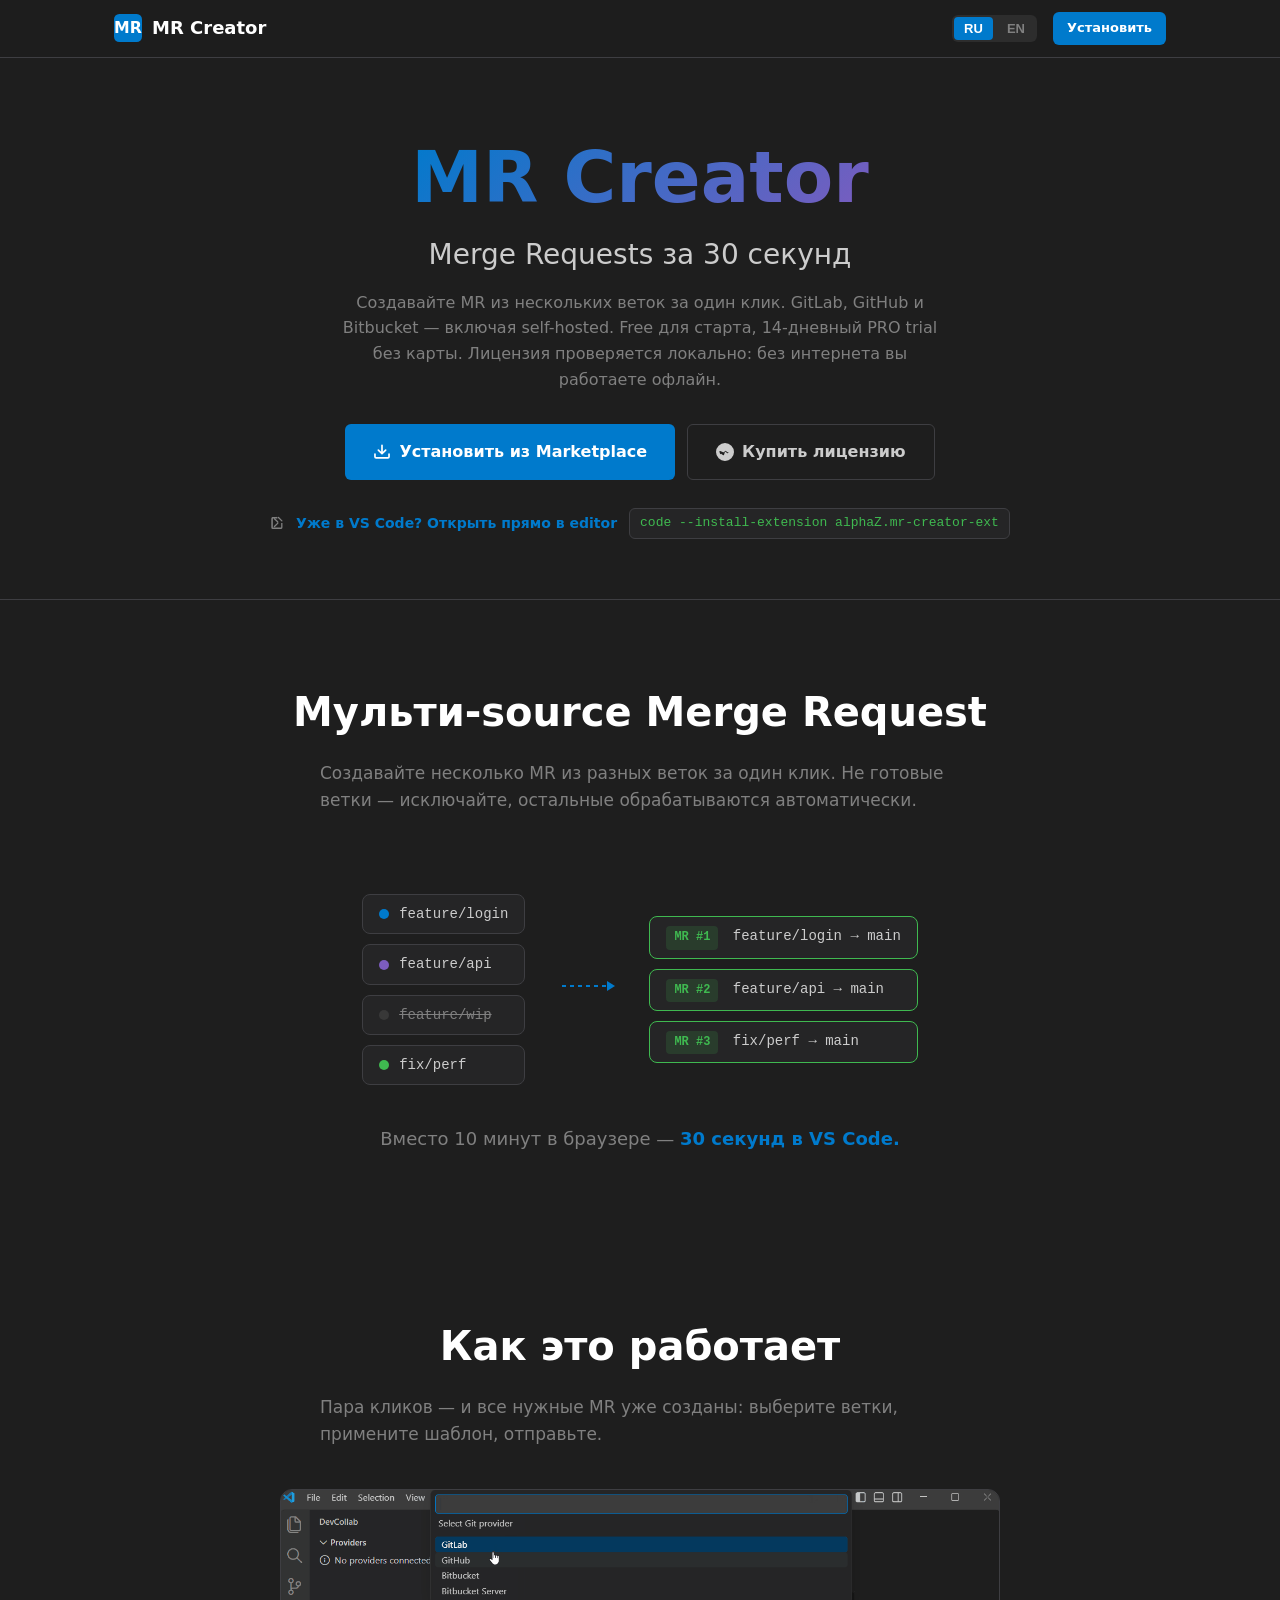
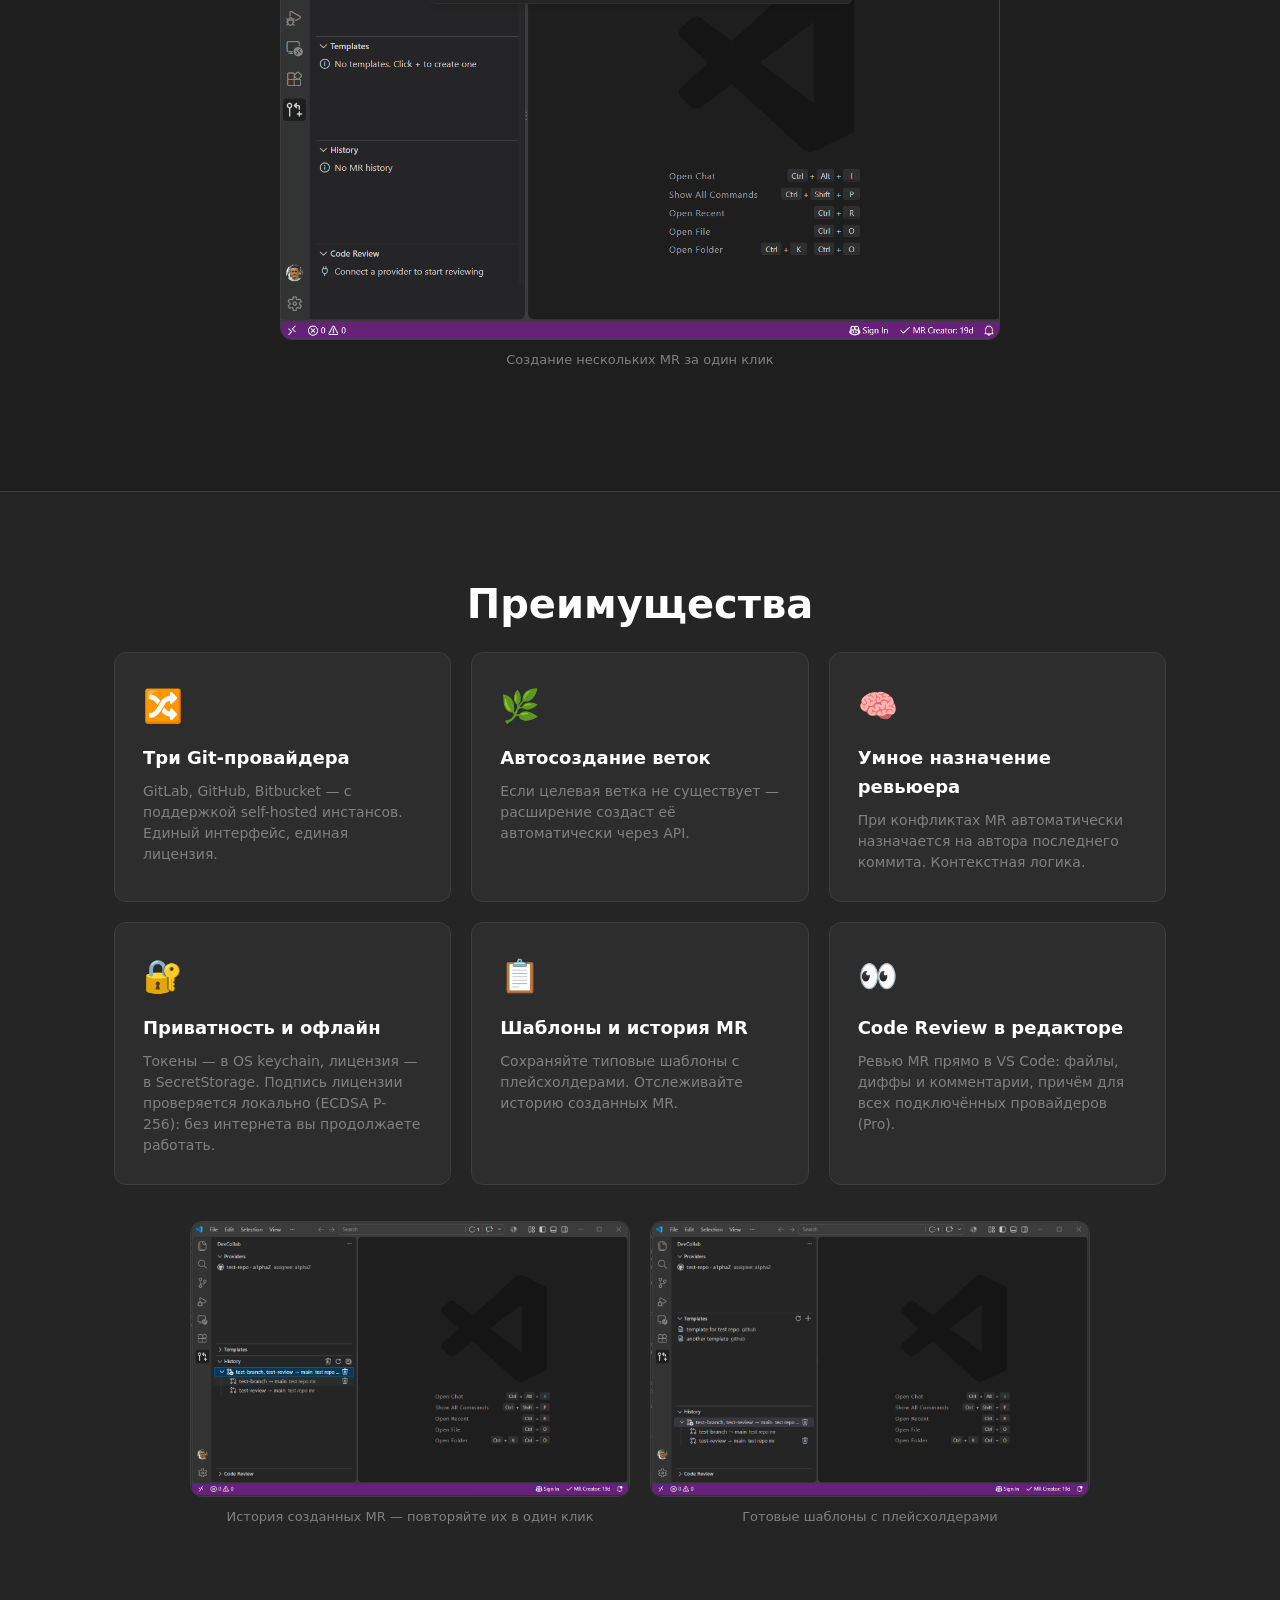
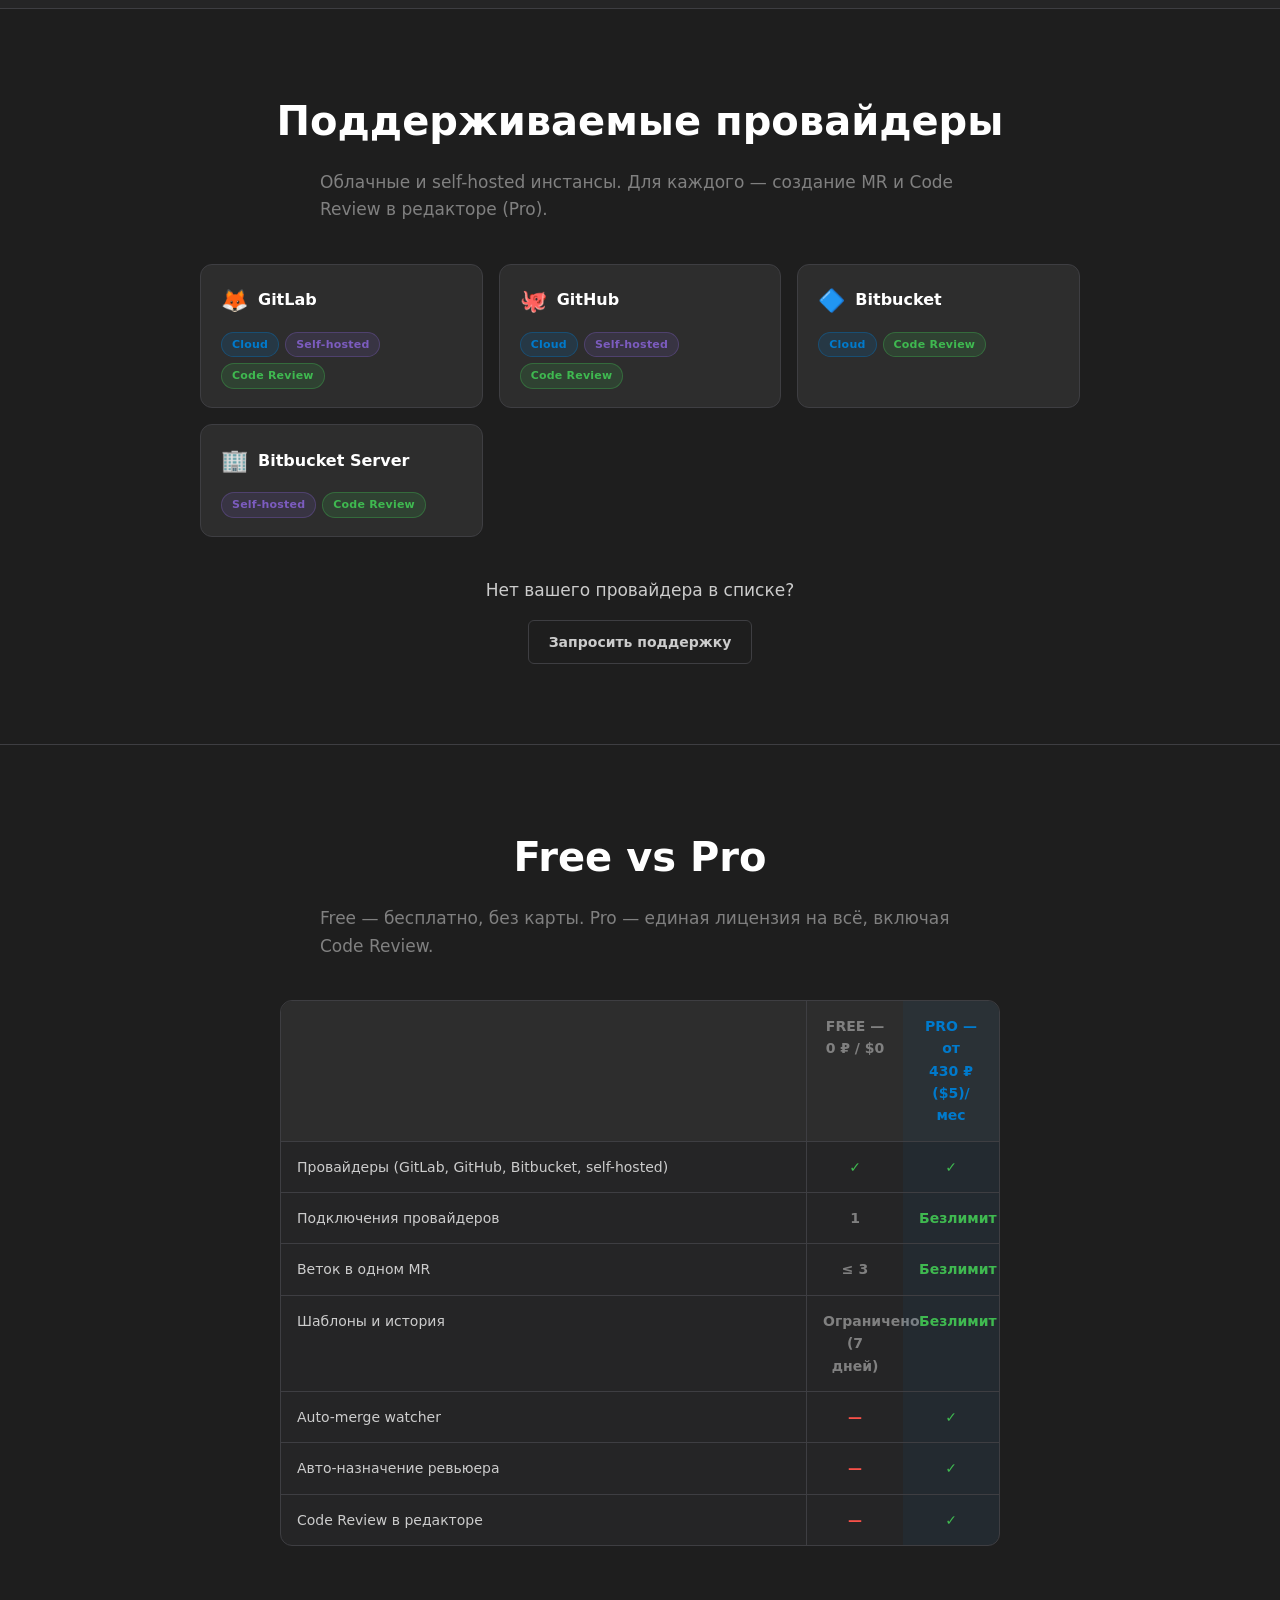
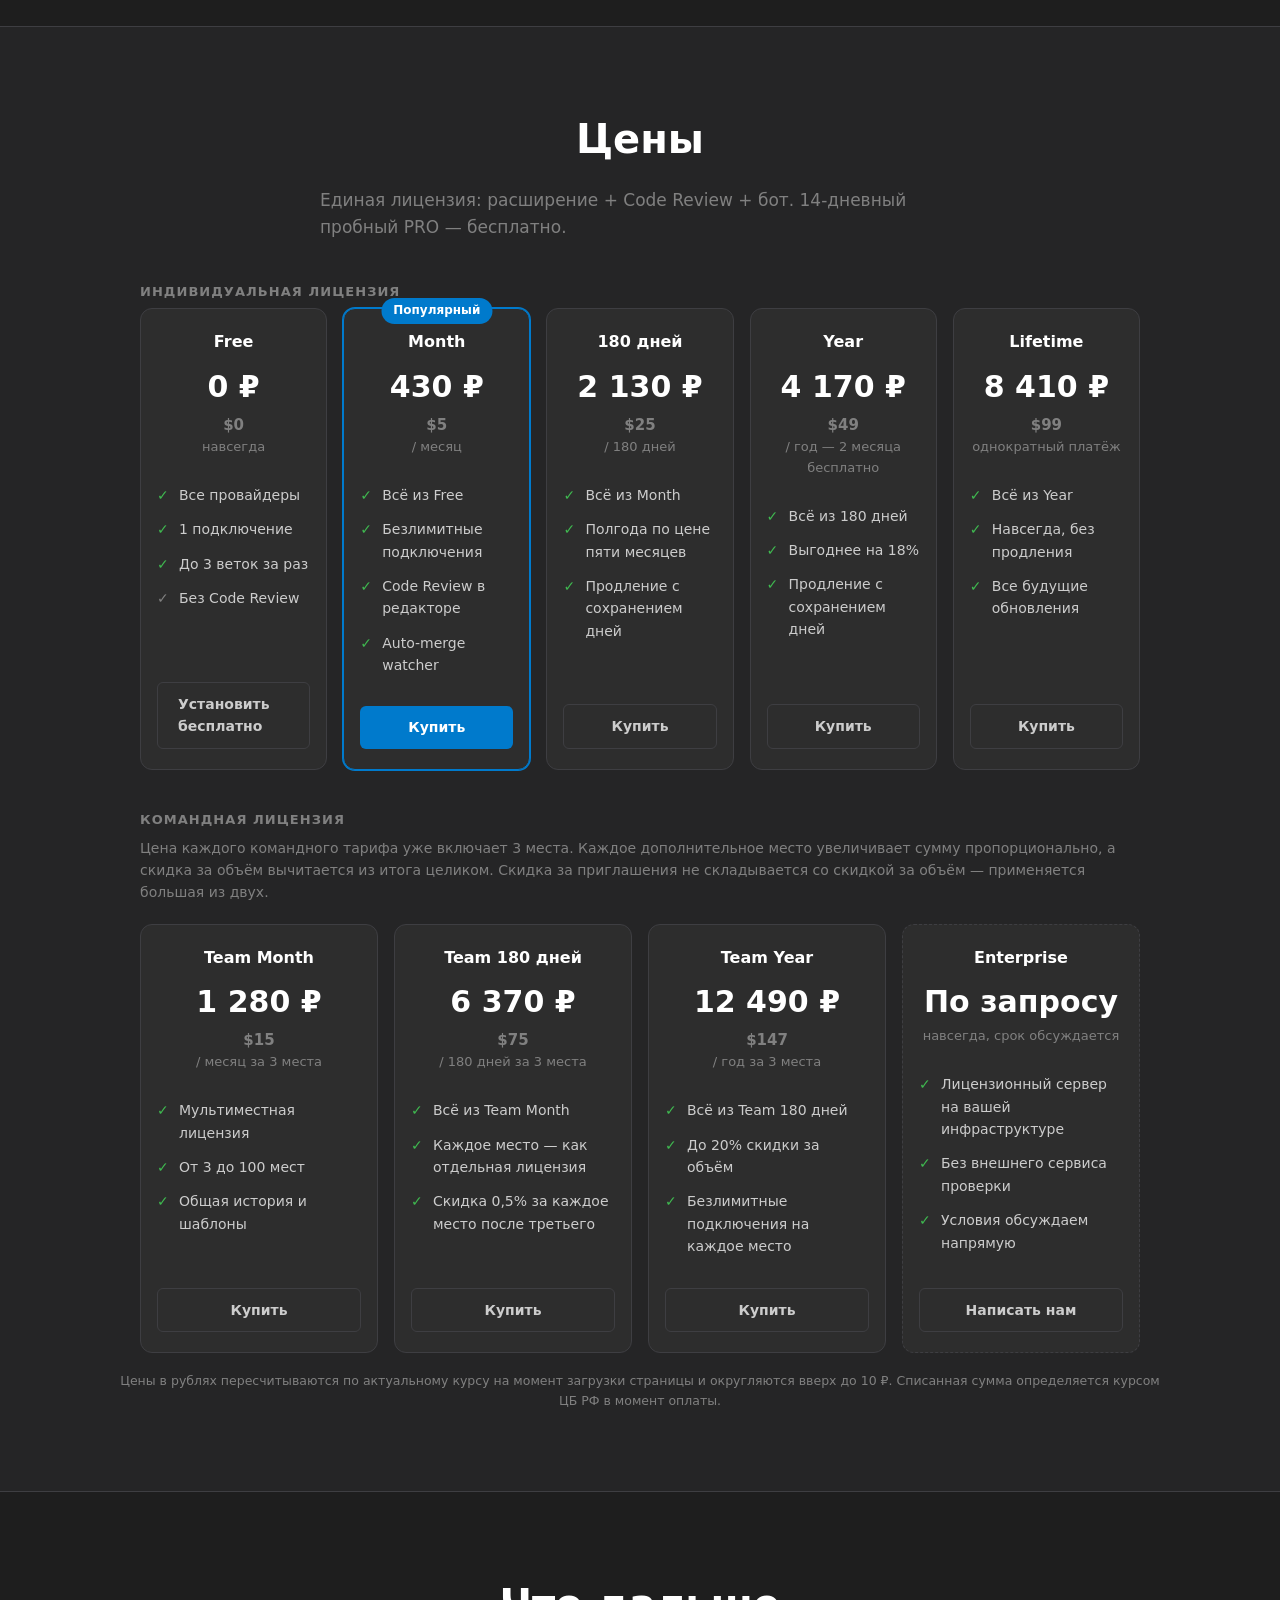
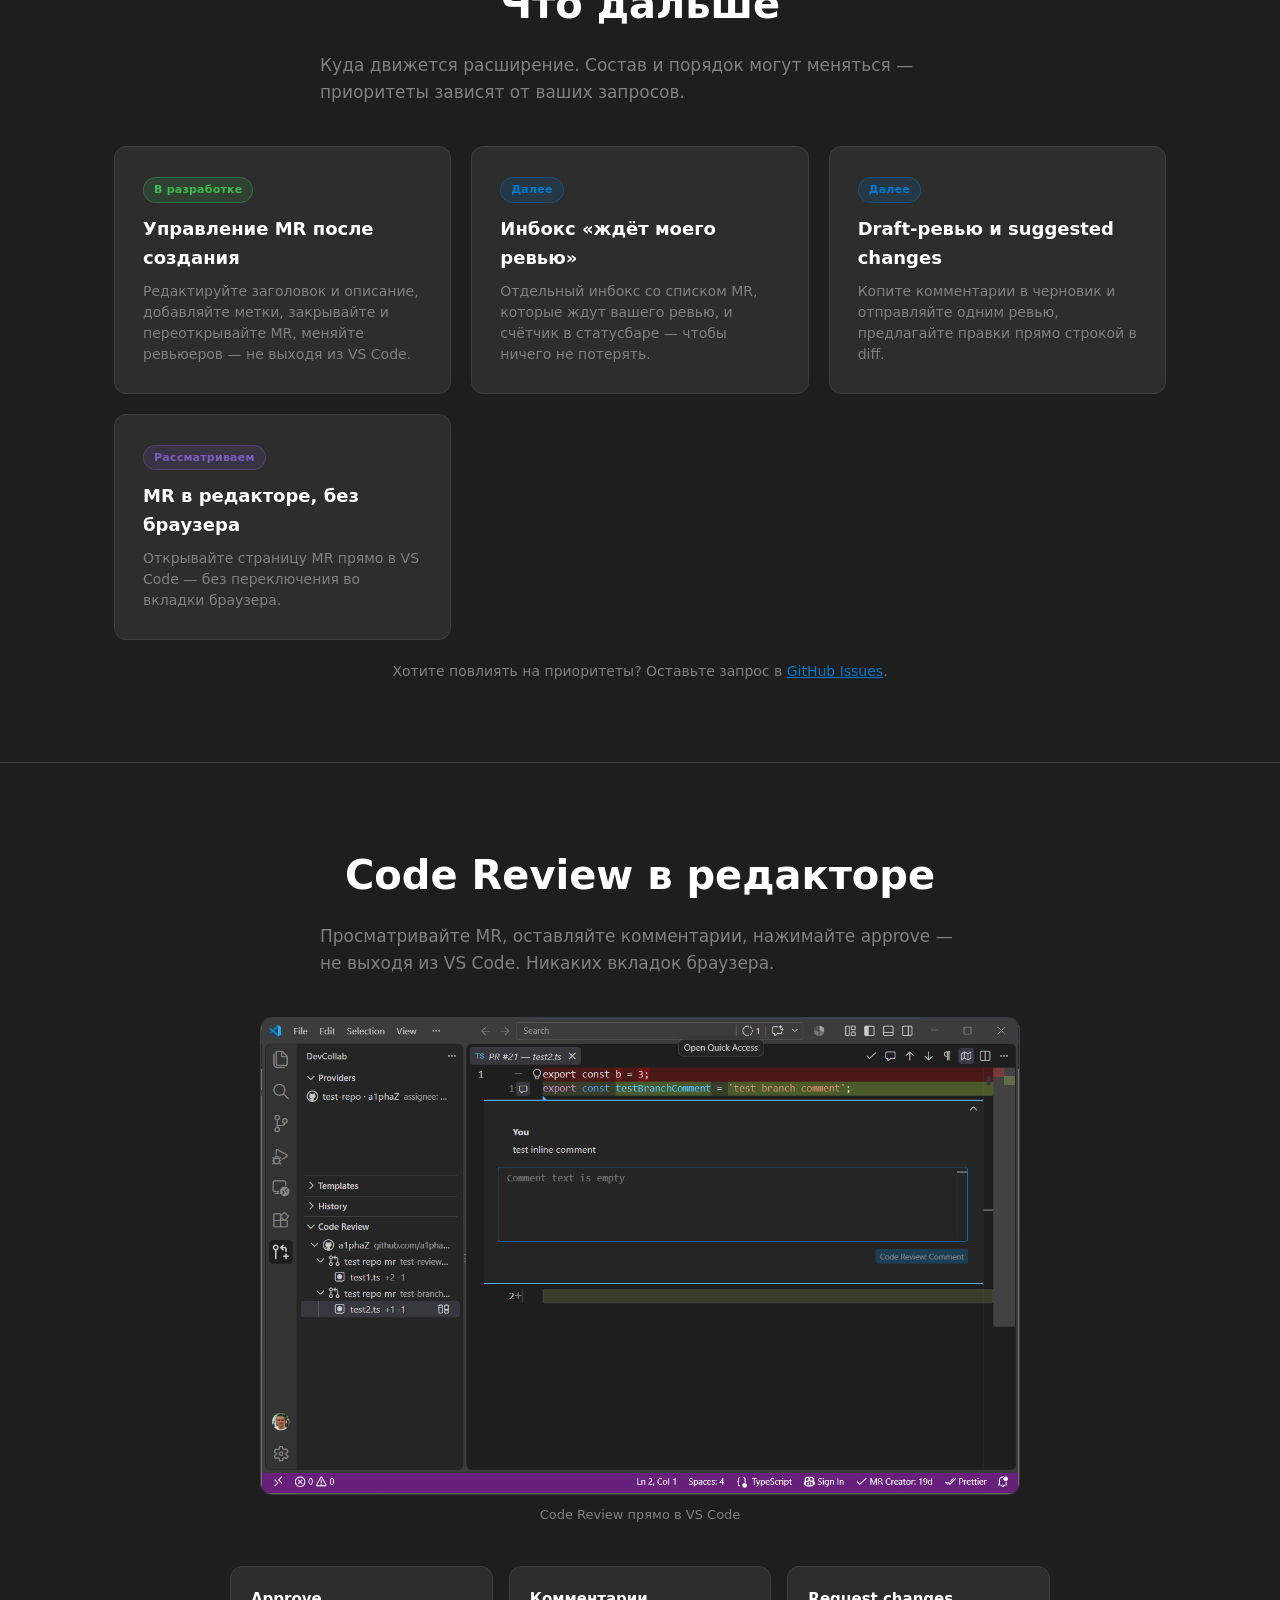
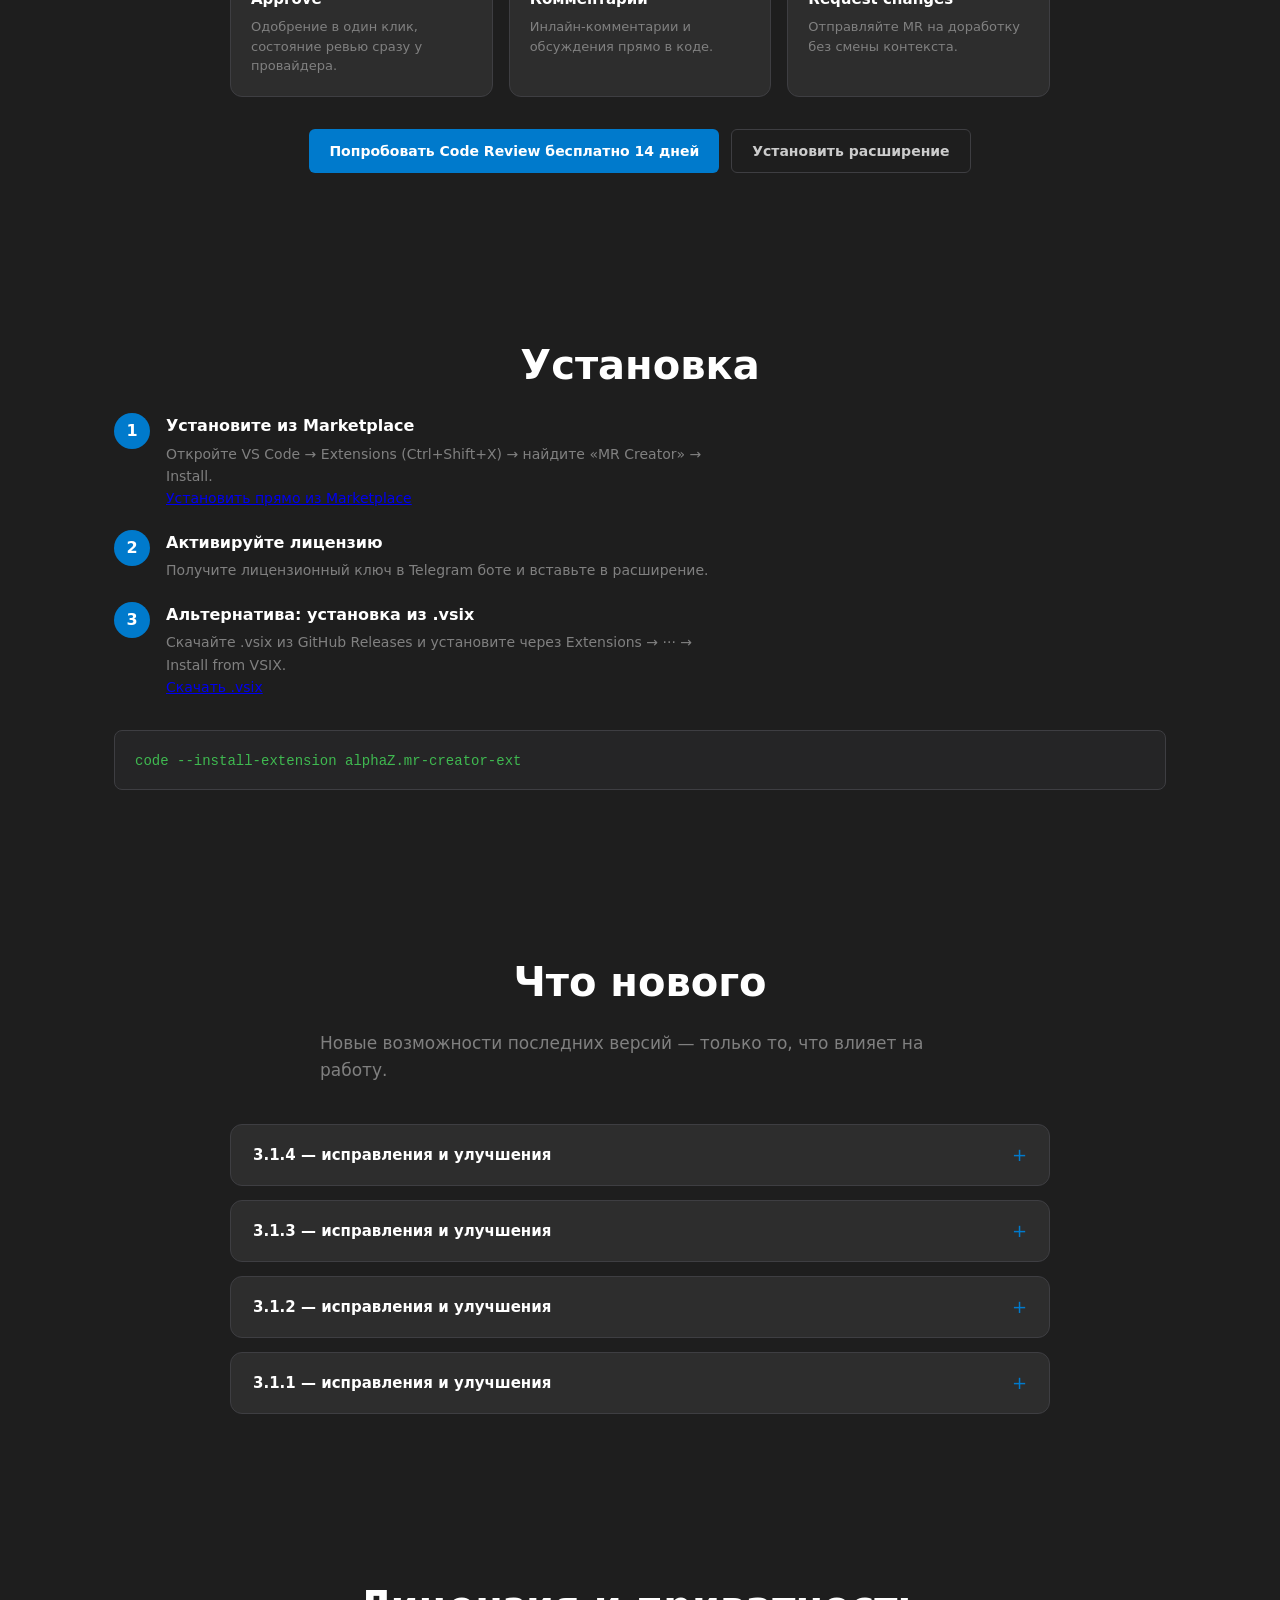
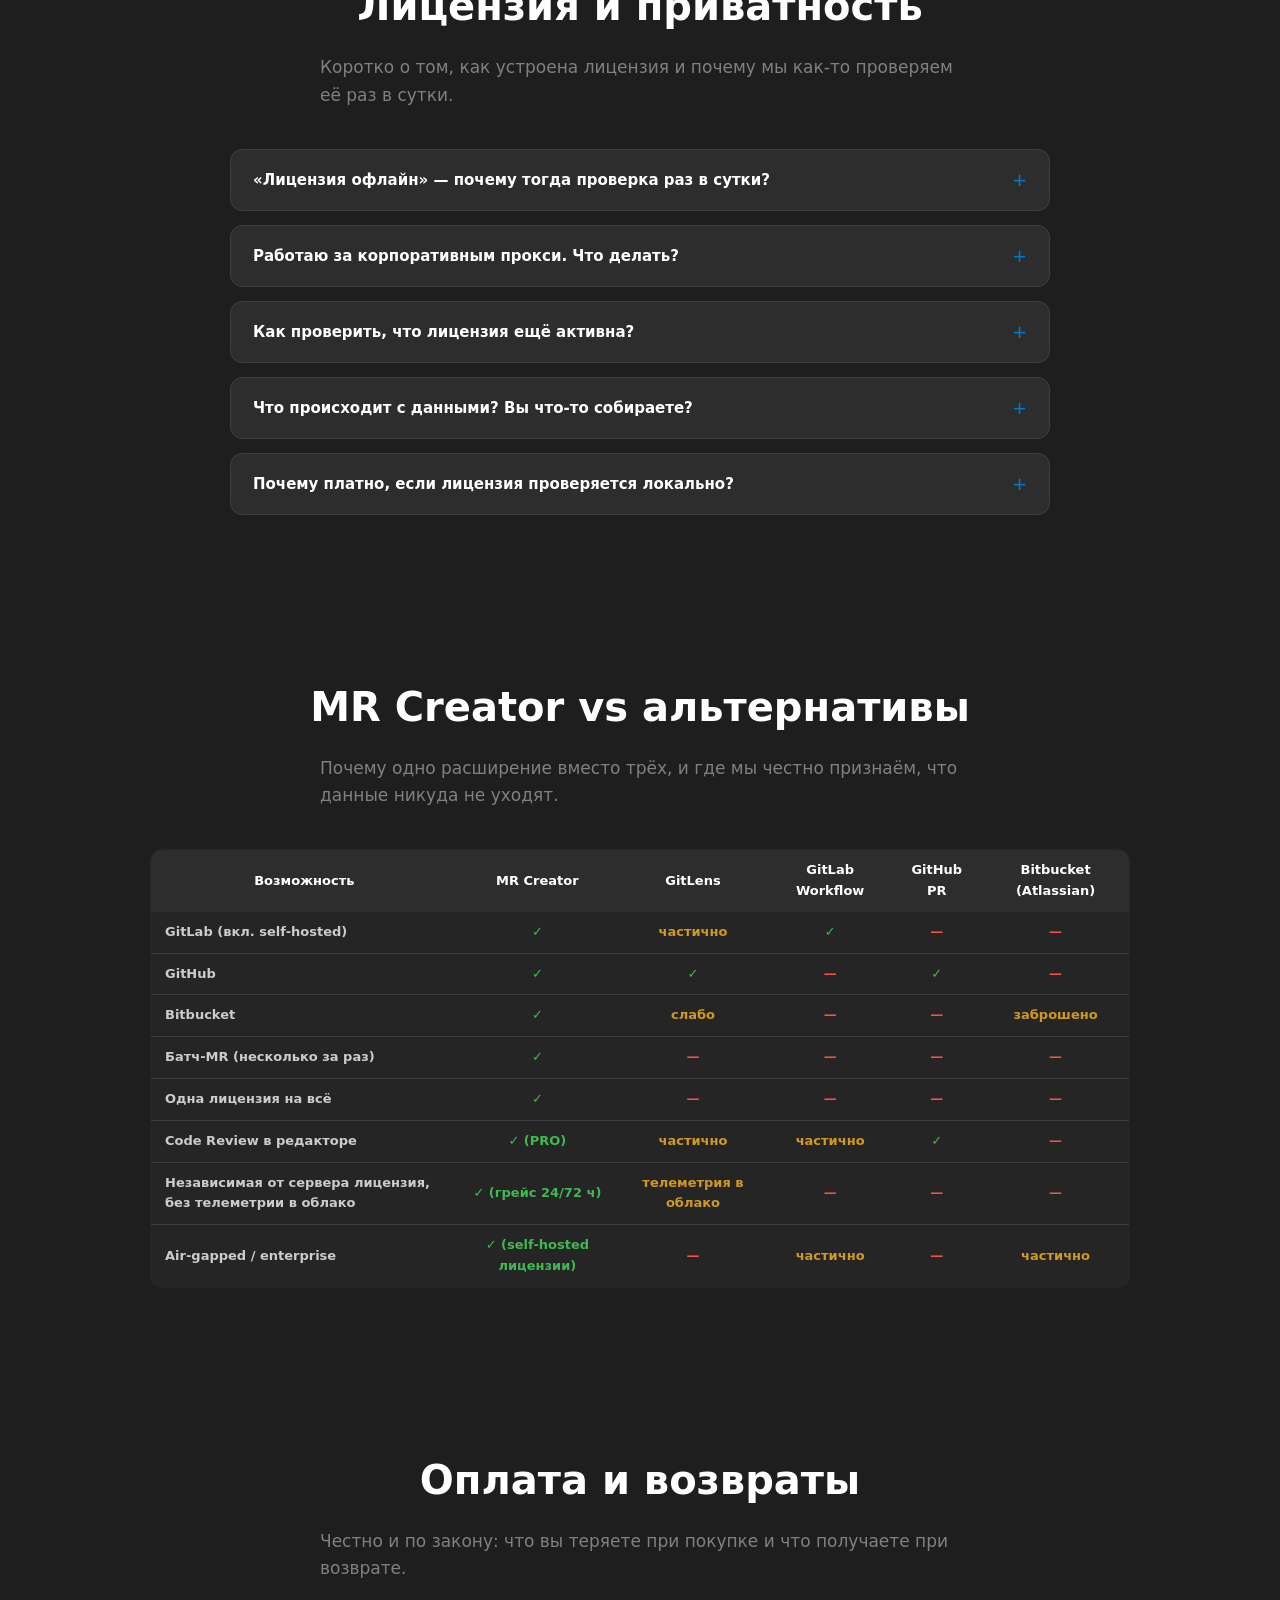
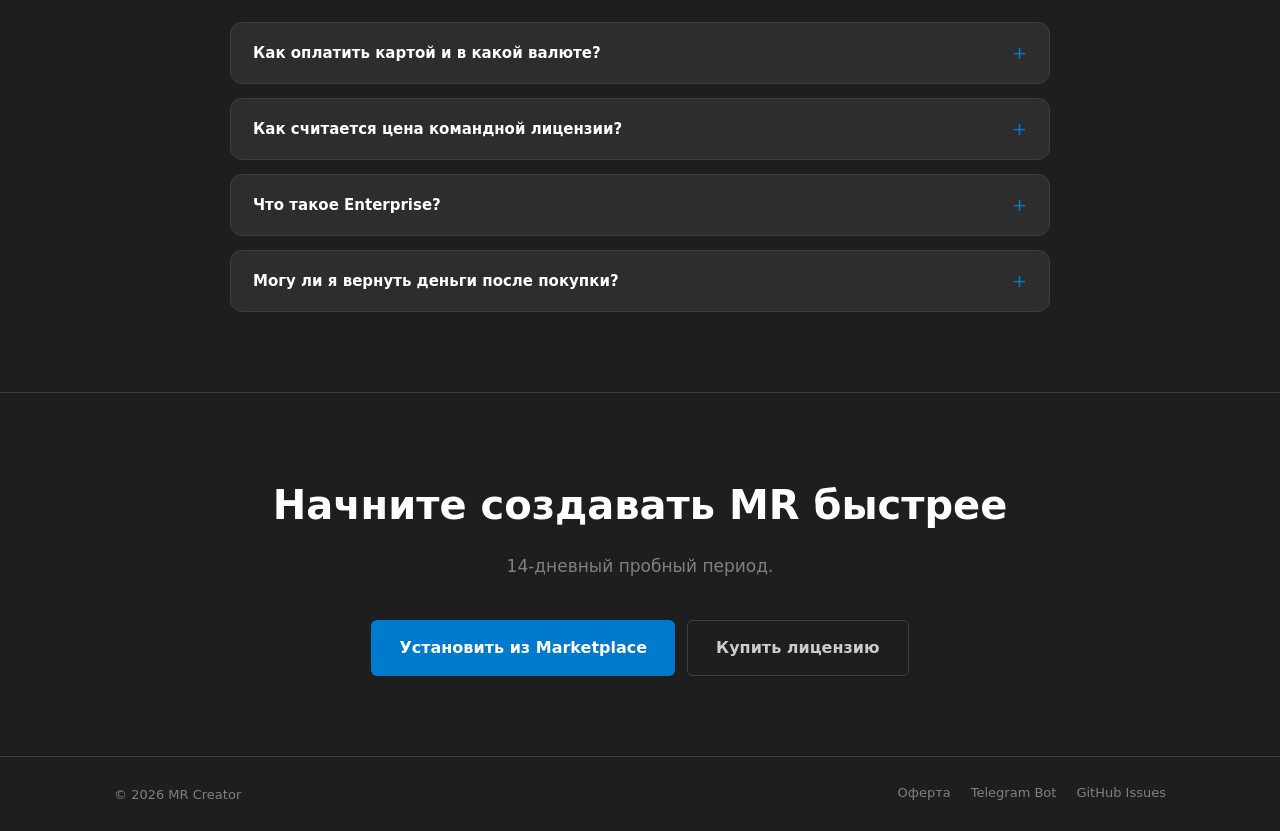
<file: docs/index.html>
<!DOCTYPE html>
<html lang="ru" data-lang="ru">
<head>
  <meta charset="UTF-8">
  <meta name="viewport" content="width=device-width, initial-scale=1.0">
  <title>MR Creator — Merge Requests за 30 секунд</title>
  <meta name="description" content="VS Code расширение для создания Merge Requests. GitLab, GitHub, Bitbucket. Мульти-source MR за один клик.">
  <link rel="icon" href="favicon.svg" type="image/svg+xml">
  <link rel="stylesheet" href="style.css">
  <link rel="canonical" href="https://mr-creator.ru/">
  <link rel="alternate" hreflang="ru" href="https://mr-creator.ru/?lang=ru">
  <link rel="alternate" hreflang="en" href="https://mr-creator.ru/?lang=en">
  <link rel="alternate" hreflang="x-default" href="https://mr-creator.ru/">
  <meta property="og:title" content="MR Creator — Merge Requests за 30 секунд">
  <meta property="og:description" content="VS Code расширение для создания MR из нескольких веток за один клик. GitLab, GitHub, Bitbucket.">
  <meta property="og:image" content="https://mr-creator.ru/og-image.svg">
  <meta property="og:url" content="https://mr-creator.ru/">
  <meta property="og:type" content="website">
  <meta property="og:site_name" content="MR Creator">
  <meta name="twitter:card" content="summary_large_image">
  <meta name="twitter:title" content="MR Creator — Merge Requests за 30 секунд">
  <meta name="twitter:description" content="VS Code расширение для создания MR из нескольких веток за один клик.">
  <meta name="twitter:image" content="https://mr-creator.ru/og-image.svg">
  <script defer data-domain="mr-creator.ru" data-api="https://license.mr-creator.ru/collect" src="https://license.mr-creator.ru/js/script.js"></script>
</head>
<body>

  <!-- Header -->
  <header class="header">
    <div class="container header-inner">
      <a href="/" class="logo">
        <svg class="logo-icon" viewBox="0 0 32 32" width="28" height="28">
          <rect width="32" height="32" rx="6" fill="#007acc"/>
          <text x="16" y="22" text-anchor="middle" font-size="18" font-weight="bold" fill="white" font-family="system-ui">MR</text>
        </svg>
        <span class="logo-text">MR Creator</span>
      </a>
      <nav class="header-right">
        <div class="lang-switch">
          <button class="lang-btn active" data-lang="ru">RU</button>
          <button class="lang-btn" data-lang="en">EN</button>
        </div>
        <a href="https://marketplace.visualstudio.com/items?itemName=alphaZ.mr-creator-ext&utm_source=landing&utm_campaign=launch" class="btn btn-sm btn-primary" data-ru="Установить" data-en="Install">Установить</a>
      </nav>
    </div>
  </header>

  <!-- Hero -->
  <section class="hero">
    <div class="container">
      <h1 class="hero-title">
        <span class="hero-title-accent">MR Creator</span>
      </h1>
      <p class="hero-subtitle" data-ru="Merge Requests за 30 секунд" data-en="Merge Requests in 30 seconds">Merge Requests за 30 секунд</p>
      <p class="hero-desc" data-ru="Создавайте MR из нескольких веток за один клик. GitLab, GitHub и Bitbucket — включая self-hosted. Free для старта, 14-дневный PRO trial без карты. Лицензия проверяется локально: без интернета вы работаете офлайн." data-en="Create MRs from multiple branches in one click. GitLab, GitHub and Bitbucket — including self-hosted. Free to start, 14-day PRO trial with no card. The license is verified locally: it keeps working offline.">Создавайте MR из нескольких веток за один клик. GitLab, GitHub и Bitbucket — включая self-hosted. Free для старта, 14-дневный PRO trial без карты. Лицензия проверяется локально: без интернета вы работаете офлайн.</p>
      <div class="hero-buttons">
        <a href="https://marketplace.visualstudio.com/items?itemName=alphaZ.mr-creator-ext&utm_source=landing&utm_campaign=launch" class="btn btn-primary btn-lg">
          <svg viewBox="0 0 16 16" width="18" height="18" fill="currentColor"><path d="M2.75 14A1.75 1.75 0 0 1 1 12.25v-2.5a.75.75 0 0 1 1.5 0v2.5c0 .138.112.25.25.25h10.5a.25.25 0 0 0 .25-.25v-2.5a.75.75 0 0 1 1.5 0v2.5A1.75 1.75 0 0 1 13.25 14Z"/><path d="M7.25 7.689V2a.75.75 0 0 1 1.5 0v5.689l1.97-1.969a.749.749 0 1 1 1.06 1.06l-3.25 3.25a.749.749 0 0 1-1.06 0L4.22 6.78a.749.749 0 1 1 1.06-1.06l1.97 1.969Z"/></svg>
          <span data-ru="Установить из Marketplace" data-en="Install from Marketplace">Установить из Marketplace</span>
        </a>
        <a href="https://t.me/mr_creator_license_bot" class="btn btn-outline btn-lg">
          <svg viewBox="0 0 16 16" width="18" height="18" fill="currentColor"><path d="M16 8A8 8 0 1 1 0 8a8 8 0 0 1 16 0Zm-4.13-3.16-.59 2.82a.75.75 0 0 1-1.02.5L8.5 6.82l-1.63 1.3a.75.75 0 0 1-.98-.18l.02-.02-2.18-.73a.75.75 0 0 0-.48.08l-.34.17.84 2.67.77-.62 1.56 1.17a.75.75 0 0 0 1.18-.35l.76-2.75 1.8 1.35a.75.75 0 0 0 1.17-.4l.42-2.05a.75.75 0 0 0-.52-.88Z"/></svg>
          <span data-ru="Купить лицензию" data-en="Buy License">Купить лицензию</span>
        </a>
      </div>

      <p class="hero-install">
        <svg viewBox="0 0 16 16" width="14" height="14" fill="currentColor" aria-hidden="true"><path d="M9.484 6.427 5.608 2.552a.75.75 0 1 0-1.06 1.06L7.87 6.934 8.5 7.563l-.629.63-3.323 3.322a.75.75 0 1 0 1.06 1.06l3.876-3.875a.75.75 0 0 0 0-1.06Z"/><path d="m14.083 5.005-3.879-3.874a.75.75 0 1 0-1.06 1.06l3.879 3.875a.75.75 0 0 0 1.06-1.061Z"/><path d="M3.5 1h4l.011.006A.75.75 0 0 1 8 2.75H3.5a.25.25 0 0 0-.25.25v10c0 .138.112.25.25.25h9a.25.25 0 0 0 .25-.25V8l1.5-.001v5A1.75 1.75 0 0 1 12.25 14.75h-9A1.75 1.75 0 0 1 1.5 13v-10c0-.966.784-1.75 1.75-1.75Z"/></svg>
        <a href="vscode:extension/alphaZ.mr-creator-ext"><span data-ru="Уже в VS Code? Открыть прямо в редакторе" data-en="Already in VS Code? Open in the editor">Уже в VS Code? Открыть прямо в editor</span></a>
        <span class="hero-install-code">code --install-extension alphaZ.mr-creator-ext</span>
      </p>
    </div>
  </section>

  <!-- Killer Feature -->
  <section class="section killer-feature">
    <div class="container">
      <h2 class="section-title" data-ru="Мульти-source Merge Request" data-en="Multi-source Merge Request">Мульти-source Merge Request</h2>
      <p class="section-desc" data-ru="Создавайте несколько MR из разных веток за один клик. Не готовые ветки — исключайте, остальные обрабатываются автоматически." data-en="Create multiple MRs from different branches in one click. Exclude unready branches — the rest are processed automatically.">Создавайте несколько MR из разных веток за один клик. Не готовые ветки — исключайте, остальные обрабатываются автоматически.</p>

      <div class="killer-visual">
        <div class="branch-group">
          <div class="branch-item">
            <span class="branch-dot" style="background:#007acc"></span>
            <span class="branch-name">feature/login</span>
          </div>
          <div class="branch-item">
            <span class="branch-dot" style="background:#7c5cbf"></span>
            <span class="branch-name">feature/api</span>
          </div>
          <div class="branch-item">
            <span class="branch-dot excluded" style="background:#555"></span>
            <span class="branch-name dim">feature/wip</span>
          </div>
          <div class="branch-item">
            <span class="branch-dot" style="background:#3fb950"></span>
            <span class="branch-name">fix/perf</span>
          </div>
        </div>
        <div class="arrow-group">
          <svg viewBox="0 0 60 40" width="60" height="40"><path d="M5 20 L50 20" stroke="#007acc" stroke-width="2" fill="none" stroke-dasharray="4"/><polygon points="50,15 58,20 50,25" fill="#007acc"/></svg>
        </div>
        <div class="mr-group">
          <div class="mr-item"><span class="mr-badge new">MR #1</span> feature/login → main</div>
          <div class="mr-item"><span class="mr-badge new">MR #2</span> feature/api → main</div>
          <div class="mr-item"><span class="mr-badge new">MR #3</span> fix/perf → main</div>
        </div>
      </div>

      <p class="killer-stat">
        <span data-ru="Вместо 10 минут в браузере —" data-en="Instead of 10 minutes in browser —">Вместо 10 минут в браузере —</span>
        <strong data-ru="30 секунд в VS Code." data-en="30 seconds in VS Code.">30 секунд в VS Code.</strong>
      </p>
    </div>
  </section>

  <!-- Demo -->
  <section class="section demo">
    <div class="container">
      <h2 class="section-title" data-ru="Как это работает" data-en="See it in action">Как это работает</h2>
      <p class="section-desc" data-ru="Пара кликов — и все нужные MR уже созданы: выберите ветки, примените шаблон, отправьте." data-en="A couple of clicks — and all your MRs are created: pick branches, apply a template, send.">Пара кликов — и все нужные MR уже созданы: выберите ветки, примените шаблон, отправьте.</p>

      <figure class="demo-shot">
        <img src="media/create-mr.gif" alt="MR Creator — создание MR" loading="lazy">
        <figcaption data-ru="Создание нескольких MR за один клик" data-en="Creating multiple MRs in one click">Создание нескольких MR за один клик</figcaption>
      </figure>
    </div>
  </section>

  <!-- Advantages -->
  <section class="section advantages">
    <div class="container">
      <h2 class="section-title" data-ru="Преимущества" data-en="Advantages">Преимущества</h2>

      <div class="adv-grid">
        <div class="adv-card">
          <div class="adv-icon">🔀</div>
          <h3 class="adv-title" data-ru="Три Git-провайдера" data-en="Three Git Providers">Три Git-провайдера</h3>
          <p class="adv-desc" data-ru="GitLab, GitHub, Bitbucket — с поддержкой self-hosted инстансов. Единый интерфейс, единая лицензия." data-en="GitLab, GitHub, Bitbucket — with self-hosted support. One interface, one license.">GitLab, GitHub, Bitbucket — с поддержкой self-hosted инстансов. Единый интерфейс, единая лицензия.</p>
        </div>

        <div class="adv-card">
          <div class="adv-icon">🌿</div>
          <h3 class="adv-title" data-ru="Автосоздание веток" data-en="Auto Branch Creation">Автосоздание веток</h3>
          <p class="adv-desc" data-ru="Если целевая ветка не существует — расширение создаст её автоматически через API." data-en="If the target branch doesn't exist — the extension creates it automatically via API.">Если целевая ветка не существует — расширение создаст её автоматически через API.</p>
        </div>

        <div class="adv-card">
          <div class="adv-icon">🧠</div>
          <h3 class="adv-title" data-ru="Умное назначение ревьюера" data-en="Smart Reviewer Assignment">Умное назначение ревьюера</h3>
          <p class="adv-desc" data-ru="При конфликтах MR автоматически назначается на автора последнего коммита. Контекстная логика." data-en="On merge conflicts, MR is auto-assigned to the last commit author. Context-aware logic.">При конфликтах MR автоматически назначается на автора последнего коммита. Контекстная логика.</p>
        </div>

        <div class="adv-card">
          <div class="adv-icon">🔐</div>
          <h3 class="adv-title" data-ru="Приватность и офлайн" data-en="Privacy & Offline">Приватность и офлайн</h3>
          <p class="adv-desc" data-ru="Токены — в OS keychain, лицензия — в SecretStorage. Подпись лицензии проверяется локально (ECDSA P-256): без интернета вы продолжаете работать." data-en="Tokens in the OS keychain, license in SecretStorage. The license signature is verified locally (ECDSA P-256): it keeps working without the internet.">Токены — в OS keychain, лицензия — в SecretStorage. Подпись лицензии проверяется локально (ECDSA P-256): без интернета вы продолжаете работать.</p>
        </div>

        <div class="adv-card">
          <div class="adv-icon">📋</div>
          <h3 class="adv-title" data-ru="Шаблоны и история MR" data-en="Templates & MR History">Шаблоны и история MR</h3>
          <p class="adv-desc" data-ru="Сохраняйте типовые шаблоны с плейсхолдерами. Отслеживайте историю созданных MR." data-en="Save reusable templates with placeholders. Track history of created MRs.">Сохраняйте типовые шаблоны с плейсхолдерами. Отслеживайте историю созданных MR.</p>
        </div>

        <div class="adv-card">
          <div class="adv-icon">👀</div>
          <h3 class="adv-title" data-ru="Code Review в редакторе" data-en="Code Review in the Editor">Code Review в редакторе</h3>
          <p class="adv-desc" data-ru="Ревью MR прямо в VS Code: файлы, диффы и комментарии, причём для всех подключённых провайдеров (Pro)." data-en="Review MRs right in VS Code — files, diffs and comments, across all connected providers (Pro).">Ревью MR прямо в VS Code: файлы, диффы и комментарии, причём для всех подключённых провайдеров (Pro).</p>
        </div>
      </div>

      <div class="adv-shots">
        <figure class="adv-shot">
          <img src="media/history.png" alt="MR Creator — история MR" loading="lazy">
          <figcaption data-ru="История созданных MR — повторяйте их в один клик" data-en="History of created MRs — reuse them in one click">История созданных MR — повторяйте их в один клик</figcaption>
        </figure>
        <figure class="adv-shot">
          <img src="media/template.png" alt="MR Creator — шаблоны MR" loading="lazy">
          <figcaption data-ru="Готовые шаблоны с плейсхолдерами" data-en="Reusable templates with placeholders">Готовые шаблоны с плейсхолдерами</figcaption>
        </figure>
      </div>
    </div>
  </section>

  <!-- Supported Providers -->
  <section class="section providers">
    <div class="container">
      <h2 class="section-title" data-ru="Поддерживаемые провайдеры" data-en="Supported Providers">Поддерживаемые провайдеры</h2>
      <p class="section-desc" data-ru="Облачные и self-hosted инстансы. Для каждого — создание MR и Code Review в редакторе (Pro)." data-en="Cloud and self-hosted instances. MR creation and in-editor Code Review (Pro) for each.">Облачные и self-hosted инстансы. Для каждого — создание MR и Code Review в редакторе (Pro).</p>

      <div class="providers-grid">
        <div class="provider-card">
          <div class="provider-head">
            <span class="provider-icon">🦊</span>
            <span class="provider-name">GitLab</span>
          </div>
          <div class="chips">
            <span class="chip chip-cloud">Cloud</span>
            <span class="chip chip-selfhosted">Self-hosted</span>
            <span class="chip chip-review">Code Review</span>
          </div>
        </div>
        <div class="provider-card">
          <div class="provider-head">
            <span class="provider-icon">🐙</span>
            <span class="provider-name">GitHub</span>
          </div>
          <div class="chips">
            <span class="chip chip-cloud">Cloud</span>
            <span class="chip chip-selfhosted">Self-hosted</span>
            <span class="chip chip-review">Code Review</span>
          </div>
        </div>
        <div class="provider-card">
          <div class="provider-head">
            <span class="provider-icon">🔷</span>
            <span class="provider-name">Bitbucket</span>
          </div>
          <div class="chips">
            <span class="chip chip-cloud">Cloud</span>
            <span class="chip chip-review">Code Review</span>
          </div>
        </div>
        <div class="provider-card">
          <div class="provider-head">
            <span class="provider-icon">🏢</span>
            <span class="provider-name">Bitbucket Server</span>
          </div>
          <div class="chips">
            <span class="chip chip-selfhosted">Self-hosted</span>
            <span class="chip chip-review">Code Review</span>
          </div>
        </div>
      </div>

      <div class="providers-cta">
        <p class="providers-cta-text" data-ru="Нет вашего провайдера в списке?" data-en="Your provider not listed?">Нет вашего провайдера в списке?</p>
        <a href="https://github.com/a1phaZ/mr-creator-landing/issues/new?template=provider_request.yml&utm_source=landing&utm_campaign=launch" class="btn btn-outline">
          <span data-ru="Запросить поддержку" data-en="Request support">Запросить поддержку</span>
        </a>
      </div>
    </div>
  </section>

  <!-- Free vs Pro -->
  <section class="section compare">
    <div class="container">
      <h2 class="section-title" data-ru="Free vs Pro" data-en="Free vs Pro">Free vs Pro</h2>
      <p class="section-desc" data-ru="Free — бесплатно, без карты. Pro — единая лицензия на всё, включая Code Review." data-en="Free — no card required. Pro — one license for everything, including Code Review.">Free — бесплатно, без карты. Pro — единая лицензия на всё, включая Code Review.</p>

      <div class="compare-table">
        <div class="compare-row compare-head">
          <div class="compare-feature"></div>
          <div class="compare-cell free" data-ru="FREE — 0 ₽ / $0" data-en="FREE — 0 ₽ / $0">FREE — 0 ₽ / $0</div>
          <div class="compare-cell pro" data-ru="PRO — от 430 ₽ ($5)/мес" data-en="PRO — from 430 ₽ ($5)/mo">PRO — от 430 ₽ ($5)/мес</div>
        </div>
        <div class="compare-row">
          <div class="compare-feature" data-ru="Провайдеры (GitLab, GitHub, Bitbucket, self-hosted)" data-en="Providers (GitLab, GitHub, Bitbucket, self-hosted)">Провайдеры (GitLab, GitHub, Bitbucket, self-hosted)</div>
          <div class="compare-cell free check">✓</div>
          <div class="compare-cell pro check">✓</div>
        </div>
        <div class="compare-row">
          <div class="compare-feature" data-ru="Подключения провайдеров" data-en="Provider connections">Подключения провайдеров</div>
          <div class="compare-cell free" data-ru="1" data-en="1">1</div>
          <div class="compare-cell pro check" data-ru="Безлимит" data-en="Unlimited">Безлимит</div>
        </div>
        <div class="compare-row">
          <div class="compare-feature" data-ru="Веток в одном MR" data-en="Branches per MR">Веток в одном MR</div>
          <div class="compare-cell free" data-ru="≤ 3" data-en="≤ 3">≤ 3</div>
          <div class="compare-cell pro check" data-ru="Безлимит" data-en="Unlimited">Безлимит</div>
        </div>
        <div class="compare-row">
          <div class="compare-feature" data-ru="Шаблоны и история" data-en="Templates & history">Шаблоны и история</div>
          <div class="compare-cell free" data-ru="Ограничено (7 дней)" data-en="Limited (7 days)">Ограничено (7 дней)</div>
          <div class="compare-cell pro check" data-ru="Безлимит" data-en="Unlimited">Безлимит</div>
        </div>
        <div class="compare-row">
          <div class="compare-feature" data-ru="Auto-merge watcher" data-en="Auto-merge watcher">Auto-merge watcher</div>
          <div class="compare-cell free no">—</div>
          <div class="compare-cell pro check">✓</div>
        </div>
        <div class="compare-row">
          <div class="compare-feature" data-ru="Авто-назначение ревьюера" data-en="Auto reviewer assignment">Авто-назначение ревьюера</div>
          <div class="compare-cell free no">—</div>
          <div class="compare-cell pro check">✓</div>
        </div>
        <div class="compare-row">
          <div class="compare-feature" data-ru="Code Review в редакторе" data-en="Code Review in the editor">Code Review в редакторе</div>
          <div class="compare-cell free no">—</div>
          <div class="compare-cell pro check">✓</div>
        </div>
      </div>
    </div>
  </section>

  <!-- Pricing -->
  <section class="section pricing">
    <div class="container">
      <h2 class="section-title" data-ru="Цены" data-en="Pricing">Цены</h2>
      <p class="section-desc" data-ru="Единая лицензия: расширение + Code Review + бот. 14-дневный пробный PRO — бесплатно." data-en="One license: extension + Code Review + bot. 14-day PRO trial — free.">Единая лицензия: расширение + Code Review + бот. 14-дневный пробный PRO — бесплатно.</p>

      <p class="pricing-group-label" data-ru="Индивидуальная лицензия" data-en="Individual license">Индивидуальная лицензия</p>
      <div class="pricing-grid">
        <div class="plan-card">
          <h3 class="plan-name" data-ru="Free" data-en="Free">Free</h3>
          <div class="plan-price" data-usd="0" data-rate-fallback="84.9309">
            <span class="price-rub" data-price-rub>0 ₽</span><span class="price-usd" data-price-usd>$0</span>
          </div>
          <div class="plan-period" data-ru="навсегда" data-en="forever">навсегда</div>
          <ul class="plan-list">
            <li data-ru="Все провайдеры" data-en="All providers">Все провайдеры</li>
            <li data-ru="1 подключение" data-en="1 connection">1 подключение</li>
            <li data-ru="До 3 веток за раз" data-en="Up to 3 branches at once">До 3 веток за раз</li>
            <li class="plan-muted" data-ru="Без Code Review" data-en="No Code Review">Без Code Review</li>
          </ul>
          <a href="https://marketplace.visualstudio.com/items?itemName=alphaZ.mr-creator-ext&utm_source=landing&utm_campaign=launch" class="btn btn-outline btn-block" data-ru="Установить бесплатно" data-en="Install free">Установить бесплатно</a>
        </div>

        <div class="plan-card plan-hot">
          <span class="plan-badge" data-ru="Популярный" data-en="Popular">Популярный</span>
          <h3 class="plan-name" data-ru="Month" data-en="Month">Month</h3>
          <div class="plan-price" data-usd="5" data-rate-fallback="84.9309">
            <span class="price-rub" data-price-rub>430 ₽</span><span class="price-usd" data-price-usd>$5</span>
          </div>
          <div class="plan-period" data-ru="/ месяц" data-en="/ month">/ месяц</div>
          <ul class="plan-list">
            <li data-ru="Всё из Free" data-en="Everything in Free">Всё из Free</li>
            <li data-ru="Безлимитные подключения" data-en="Unlimited connections">Безлимитные подключения</li>
            <li data-ru="Code Review в редакторе" data-en="Code Review in editor">Code Review в редакторе</li>
            <li data-ru="Auto-merge watcher" data-en="Auto-merge watcher">Auto-merge watcher</li>
          </ul>
          <a href="https://t.me/mr_creator_license_bot" class="btn btn-primary btn-block" data-ru="Купить" data-en="Buy">Купить</a>
        </div>

        <div class="plan-card">
          <h3 class="plan-name" data-ru="180 дней" data-en="6 months">180 дней</h3>
          <div class="plan-price" data-usd="25" data-rate-fallback="84.9309">
            <span class="price-rub" data-price-rub>2 130 ₽</span><span class="price-usd" data-price-usd>$25</span>
          </div>
          <div class="plan-period" data-ru="/ 180 дней" data-en="/ 180 days">/ 180 дней</div>
          <ul class="plan-list">
            <li data-ru="Всё из Month" data-en="Everything in Month">Всё из Month</li>
            <li data-ru="Полгода по цене пяти месяцев" data-en="Half a year for the price of five">Полгода по цене пяти месяцев</li>
            <li data-ru="Продление с сохранением дней" data-en="Renewal keeps unused days">Продление с сохранением дней</li>
          </ul>
          <a href="https://t.me/mr_creator_license_bot" class="btn btn-outline btn-block" data-ru="Купить" data-en="Buy">Купить</a>
        </div>

        <div class="plan-card">
          <h3 class="plan-name" data-ru="Year" data-en="Year">Year</h3>
          <div class="plan-price" data-usd="49" data-rate-fallback="84.9309">
            <span class="price-rub" data-price-rub>4 170 ₽</span><span class="price-usd" data-price-usd>$49</span>
          </div>
          <div class="plan-period" data-ru="/ год — 2 месяца бесплатно" data-en="/ year — 2 months free">/ год — 2 месяца бесплатно</div>
          <ul class="plan-list">
            <li data-ru="Всё из 180 дней" data-en="Everything in 6 months">Всё из 180 дней</li>
            <li data-ru="Выгоднее на 18%" data-en="18% cheaper">Выгоднее на 18%</li>
            <li data-ru="Продление с сохранением дней" data-en="Renewal keeps unused days">Продление с сохранением дней</li>
          </ul>
          <a href="https://t.me/mr_creator_license_bot" class="btn btn-outline btn-block" data-ru="Купить" data-en="Buy">Купить</a>
        </div>

        <div class="plan-card">
          <h3 class="plan-name" data-ru="Lifetime" data-en="Lifetime">Lifetime</h3>
          <div class="plan-price" data-usd="99" data-rate-fallback="84.9309">
            <span class="price-rub" data-price-rub>8 410 ₽</span><span class="price-usd" data-price-usd>$99</span>
          </div>
          <div class="plan-period" data-ru="однократный платёж" data-en="one-time payment">однократный платёж</div>
          <ul class="plan-list">
            <li data-ru="Всё из Year" data-en="Everything in Year">Всё из Year</li>
            <li data-ru="Навсегда, без продления" data-en="Forever, no renewal">Навсегда, без продления</li>
            <li data-ru="Все будущие обновления" data-en="All future updates">Все будущие обновления</li>
          </ul>
          <a href="https://t.me/mr_creator_license_bot" class="btn btn-outline btn-block" data-ru="Купить" data-en="Buy">Купить</a>
        </div>
      </div>

      <p class="pricing-group-label" data-ru="Командная лицензия" data-en="Team license">Командная лицензия</p>
      <p class="pricing-group-note" data-ru="Цена каждого командного тарифа уже включает 3 места. Каждое дополнительное место увеличивает сумму пропорционально, а скидка за объём вычитается из итога целиком. Скидка за приглашения не складывается со скидкой за объём — применяется большая из двух." data-en="Each team plan price already covers 3 seats. Every additional seat scales the total up, and the volume discount is taken off that total. The referral discount does not stack with the volume discount — the larger of the two is applied.">Цена каждого командного тарифа уже включает 3 места. Каждое дополнительное место увеличивает сумму пропорционально, а скидка за объём вычитается из итога целиком. Скидка за приглашения не складывается со скидкой за объём — применяется большая из двух.</p>
      <div class="pricing-grid">
        <div class="plan-card">
          <h3 class="plan-name" data-ru="Team Month" data-en="Team Month">Team Month</h3>
          <div class="plan-price" data-usd="15" data-rate-fallback="84.9309">
            <span class="price-rub" data-price-rub>1 280 ₽</span><span class="price-usd" data-price-usd>$15</span>
          </div>
          <div class="plan-period" data-ru="/ месяц за 3 места" data-en="/ month for 3 seats">/ месяц за 3 места</div>
          <ul class="plan-list">
            <li data-ru="Мультиместная лицензия" data-en="Multi-seat license">Мультиместная лицензия</li>
            <li data-ru="От 3 до 100 мест" data-en="3 to 100 seats">От 3 до 100 мест</li>
            <li data-ru="Общая история и шаблоны" data-en="Shared history & templates">Общая история и шаблоны</li>
          </ul>
          <a href="https://t.me/mr_creator_license_bot" class="btn btn-outline btn-block" data-ru="Купить" data-en="Buy">Купить</a>
        </div>

        <div class="plan-card">
          <h3 class="plan-name" data-ru="Team 180 дней" data-en="Team 6 months">Team 180 дней</h3>
          <div class="plan-price" data-usd="75" data-rate-fallback="84.9309">
            <span class="price-rub" data-price-rub>6 370 ₽</span><span class="price-usd" data-price-usd>$75</span>
          </div>
          <div class="plan-period" data-ru="/ 180 дней за 3 места" data-en="/ 180 days for 3 seats">/ 180 дней за 3 места</div>
          <ul class="plan-list">
            <li data-ru="Всё из Team Month" data-en="Everything in Team Month">Всё из Team Month</li>
            <li data-ru="Каждое место — как отдельная лицензия" data-en="Each seat costs one license">Каждое место — как отдельная лицензия</li>
            <li data-ru="Скидка 0,5% за каждое место после третьего" data-en="0.5% off for each seat after the third">Скидка 0,5% за каждое место после третьего</li>
          </ul>
          <a href="https://t.me/mr_creator_license_bot" class="btn btn-outline btn-block" data-ru="Купить" data-en="Buy">Купить</a>
        </div>

        <div class="plan-card">
          <h3 class="plan-name" data-ru="Team Year" data-en="Team Year">Team Year</h3>
          <div class="plan-price" data-usd="147" data-rate-fallback="84.9309">
            <span class="price-rub" data-price-rub>12 490 ₽</span><span class="price-usd" data-price-usd>$147</span>
          </div>
          <div class="plan-period" data-ru="/ год за 3 места" data-en="/ year for 3 seats">/ год за 3 места</div>
          <ul class="plan-list">
            <li data-ru="Всё из Team 180 дней" data-en="Everything in Team 6 months">Всё из Team 180 дней</li>
            <li data-ru="До 20% скидки за объём" data-en="Up to 20% volume discount">До 20% скидки за объём</li>
            <li data-ru="Безлимитные подключения на каждое место" data-en="Unlimited connections per seat">Безлимитные подключения на каждое место</li>
          </ul>
          <a href="https://t.me/mr_creator_license_bot" class="btn btn-outline btn-block" data-ru="Купить" data-en="Buy">Купить</a>
        </div>

        <div class="plan-card plan-contact">
          <h3 class="plan-name" data-ru="Enterprise" data-en="Enterprise">Enterprise</h3>
          <div class="plan-price plan-price-custom" data-ru="По запросу" data-en="On request">По запросу</div>
          <div class="plan-period" data-ru="навсегда, срок обсуждается" data-en="forever, term agreed individually">навсегда, срок обсуждается</div>
          <ul class="plan-list">
            <li data-ru="Лицензионный сервер на вашей инфраструктуре" data-en="License server on your own infrastructure">Лицензионный сервер на вашей инфраструктуре</li>
            <li data-ru="Без внешнего сервиса проверки" data-en="No external verification service">Без внешнего сервиса проверки</li>
            <li data-ru="Условия обсуждаем напрямую" data-en="Terms agreed directly">Условия обсуждаем напрямую</li>
          </ul>
          <a href="https://t.me/mr_creator_license_bot" class="btn btn-outline btn-block" data-ru="Написать нам" data-en="Contact us">Написать нам</a>
        </div>
      </div>
      <p class="pricing-note" data-ru="Цены в рублях пересчитываются по актуальному курсу на момент загрузки страницы и округляются вверх до 10 ₽. Списанная сумма определяется курсом ЦБ РФ в момент оплаты." data-en="Rub amounts follow the live exchange rate at the time you loaded this page and are rounded up to 10 ₽. The charged amount uses the CBR rate at the time of payment.">Цены в рублях пересчитываются по актуальному курсу на момент загрузки страницы и округляются вверх до 10 ₽. Списанная сумма определяется курсом ЦБ РФ в момент оплаты.</p>
    </div>
  </section>

  <!-- Roadmap -->
  <section class="section roadmap">
    <div class="container">
      <h2 class="section-title" data-ru="Что дальше" data-en="What's next">Что дальше</h2>
      <p class="section-desc" data-ru="Куда движется расширение. Состав и порядок могут меняться — приоритеты зависят от ваших запросов." data-en="Where the extension is heading. Scope and order may change — priorities follow your requests.">Куда движется расширение. Состав и порядок могут меняться — приоритеты зависят от ваших запросов.</p>

      <div class="adv-grid">
        <article class="adv-card">
          <span class="chip chip-progress" data-ru="В разработке" data-en="In progress">В разработке</span>
          <h3 class="adv-title" data-ru="Управление MR после создания" data-en="Manage MRs after creation">Управление MR после создания</h3>
          <p class="adv-desc" data-ru="Редактируйте заголовок и описание, добавляйте метки, закрывайте и переоткрывайте MR, меняйте ревьюеров — не выходя из VS Code." data-en="Edit the title and description, add labels, close and reopen MRs, change reviewers — without leaving VS Code.">Редактируйте заголовок и описание, добавляйте метки, закрывайте и переоткрывайте MR, меняйте ревьюеров — не выходя из VS Code.</p>
        </article>

        <article class="adv-card">
          <span class="chip chip-next" data-ru="Далее" data-en="Next">Далее</span>
          <h3 class="adv-title" data-ru="Инбокс «ждёт моего ревью»" data-en="“Waiting for my review” inbox">Инбокс «ждёт моего ревью»</h3>
          <p class="adv-desc" data-ru="Отдельный инбокс со списком MR, которые ждут вашего ревью, и счётчик в статусбаре — чтобы ничего не потерять." data-en="A dedicated inbox listing MRs waiting for your review, plus a status-bar counter so nothing slips.">Отдельный инбокс со списком MR, которые ждут вашего ревью, и счётчик в статусбаре — чтобы ничего не потерять.</p>
        </article>

        <article class="adv-card">
          <span class="chip chip-next" data-ru="Далее" data-en="Next">Далее</span>
          <h3 class="adv-title" data-ru="Draft-ревью и suggested changes" data-en="Draft reviews &amp; suggested changes">Draft-ревью и suggested changes</h3>
          <p class="adv-desc" data-ru="Копите комментарии в черновик и отправляйте одним ревью, предлагайте правки прямо строкой в diff." data-en="Collect comments in a draft and submit them as one review, and propose line-level fixes right in the diff.">Копите комментарии в черновик и отправляйте одним ревью, предлагайте правки прямо строкой в diff.</p>
        </article>

        <article class="adv-card">
          <span class="chip chip-exploring" data-ru="Рассматриваем" data-en="Exploring">Рассматриваем</span>
          <h3 class="adv-title" data-ru="MR в редакторе, без браузера" data-en="MRs in the editor, no browser">MR в редакторе, без браузера</h3>
          <p class="adv-desc" data-ru="Открывайте страницу MR прямо в VS Code — без переключения во вкладки браузера." data-en="Open the MR page right inside VS Code — no switching to browser tabs.">Открывайте страницу MR прямо в VS Code — без переключения во вкладки браузера.</p>
        </article>
      </div>

      <p class="roadmap-note" data-ru="Хотите повлиять на приоритеты? Оставьте запрос в <a href='https://github.com/a1phaZ/mr-creator-landing/issues?utm_source=landing&amp;utm_campaign=roadmap'>GitHub Issues</a>." data-en="Want to influence priorities? Leave a request in <a href='https://github.com/a1phaZ/mr-creator-landing/issues?utm_source=landing&amp;utm_campaign=roadmap'>GitHub Issues</a>.">Хотите повлиять на приоритеты? Оставьте запрос в <a href="https://github.com/a1phaZ/mr-creator-landing/issues?utm_source=landing&utm_campaign=roadmap">GitHub Issues</a>.</p>
    </div>
  </section>

  <!-- Code Review -->
  <section class="section feature-spot">
    <div class="container">
      <h2 class="section-title" data-ru="Code Review в редакторе" data-en="Code Review in the editor">Code Review в редакторе</h2>
      <p class="section-desc" data-ru="Просматривайте MR, оставляйте комментарии, нажимайте approve — не выходя из VS Code. Никаких вкладок браузера." data-en="Review merge requests, comment, and approve — without leaving VS Code. No browser tabs.">Просматривайте MR, оставляйте комментарии, нажимайте approve — не выходя из VS Code. Никаких вкладок браузера.</p>

      <figure class="feature-shot">
        <img src="media/code-review.png" alt="MR Creator — Code Review в редакторе" loading="lazy">
        <figcaption data-ru="Code Review прямо в VS Code" data-en="Code Review right in VS Code">Code Review прямо в VS Code</figcaption>
      </figure>

      <div class="feature-actions-grid">
        <div class="feature-action-card">
          <div class="feature-action-title" data-ru="Approve" data-en="Approve">Approve</div>
          <div class="feature-action-desc" data-ru="Одобрение в один клик, состояние ревью сразу у провайдера." data-en="One-click approval, review state synced to the provider.">Одобрение в один клик, состояние ревью сразу у провайдера.</div>
        </div>
        <div class="feature-action-card">
          <div class="feature-action-title" data-ru="Комментарии" data-en="Comments">Комментарии</div>
          <div class="feature-action-desc" data-ru="Инлайн-комментарии и обсуждения прямо в коде." data-en="Inline comments and discussions right in the code.">Инлайн-комментарии и обсуждения прямо в коде.</div>
        </div>
        <div class="feature-action-card">
          <div class="feature-action-title" data-ru="Request changes" data-en="Request changes">Request changes</div>
          <div class="feature-action-desc" data-ru="Отправляйте MR на доработку без смены контекста." data-en="Send the MR back for fixes without switching context.">Отправляйте MR на доработку без смены контекста.</div>
        </div>
      </div>

      <div class="cta-buttons">
        <a href="https://t.me/mr_creator_license_bot" class="btn btn-primary">
          <span data-ru="Попробовать Code Review бесплатно 14 дней" data-en="Try Code Review free for 14 days">Попробовать Code Review бесплатно 14 дней</span>
        </a>
        <a href="https://marketplace.visualstudio.com/items?itemName=alphaZ.mr-creator-ext&utm_source=landing&utm_campaign=launch" class="btn btn-outline">
          <span data-ru="Установить расширение" data-en="Install the extension">Установить расширение</span>
        </a>
      </div>
    </div>
  </section>

  <!-- Installation -->
  <section class="section installation">
    <div class="container">
      <h2 class="section-title" data-ru="Установка" data-en="Installation">Установка</h2>

      <div class="install-steps">
        <div class="install-step">
          <div class="step-number">1</div>
          <div class="step-content">
            <h4 data-ru="Установите из Marketplace" data-en="Install from Marketplace">Установите из Marketplace</h4>
            <p data-ru="Откройте VS Code → Extensions (Ctrl+Shift+X) → найдите «MR Creator» → Install." data-en="Open VS Code → Extensions (Ctrl+Shift+X) → search for "MR Creator" → Install.">Откройте VS Code → Extensions (Ctrl+Shift+X) → найдите «MR Creator» → Install.</p>
            <p><a href="https://marketplace.visualstudio.com/items?itemName=alphaZ.mr-creator-ext&utm_source=landing&utm_campaign=launch" data-ru="Установить прямо из Marketplace" data-en="Install directly from Marketplace">Установить прямо из Marketplace</a></p>
          </div>
        </div>
        <div class="install-step">
          <div class="step-number">2</div>
          <div class="step-content">
            <h4 data-ru="Активируйте лицензию" data-en="Activate License">Активируйте лицензию</h4>
            <p data-ru="Получите лицензионный ключ в Telegram боте и вставьте в расширение." data-en="Get a license key from the Telegram bot and paste it into the extension.">Получите лицензионный ключ в Telegram боте и вставьте в расширение.</p>
          </div>
        </div>
        <div class="install-step">
          <div class="step-number">3</div>
          <div class="step-content">
            <h4 data-ru="Альтернатива: установка из .vsix" data-en="Alternative: install from .vsix">Альтернатива: установка из .vsix</h4>
            <p data-ru="Скачайте .vsix из GitHub Releases и установите через Extensions → ··· → Install from VSIX." data-en="Download the .vsix from GitHub Releases and install via Extensions → ··· → Install from VSIX.">Скачайте .vsix из GitHub Releases и установите через Extensions → ··· → Install from VSIX.</p>
            <p><a href="https://github.com/a1phaZ/mr-creator-landing/releases/latest?utm_source=landing&utm_campaign=launch" data-ru="Скачать .vsix" data-en="Download .vsix">Скачать .vsix</a></p>
          </div>
        </div>
      </div>

      <div class="install-code">
        <code>code --install-extension alphaZ.mr-creator-ext</code>
      </div>
    </div>
  </section>

  <!-- What's New -->
  <section class="section whats-new">
    <div class="container">
      <h2 class="section-title" data-ru="Что нового" data-en="What's new">Что нового</h2>
      <p class="section-desc" data-ru="Новые возможности последних версий — только то, что влияет на работу." data-en="New features of recent releases — only what affects how you work.">Новые возможности последних версий — только то, что влияет на работу.</p>
      <div class="faq-list">
        <details class="faq-item">
          <summary class="faq-q" data-ru="3.1.4 — исправления и улучшения" data-en="3.1.4 — fixes and improvements">3.1.4 — исправления и улучшения</summary>
          <div class="faq-a" data-ru="Новых функций нет: исправлены ошибки и улучшена стабильность." data-en="No new features: bug fixes and stability improvements.">Новых функций нет: исправлены ошибки и улучшена стабильность.</div>
        </details>

        <details class="faq-item">
          <summary class="faq-q" data-ru="3.1.3 — исправления и улучшения" data-en="3.1.3 — fixes and improvements">3.1.3 — исправления и улучшения</summary>
          <div class="faq-a" data-ru="Новых функций нет: в документации расширения приведены в соответствие цены командной лицензии." data-en="No new features: the extension documentation now quotes the team license prices correctly.">Новых функций нет: в документации расширения приведены в соответствие цены командной лицензии.</div>
        </details>

        <details class="faq-item">
          <summary class="faq-q" data-ru="3.1.2 — исправления и улучшения" data-en="3.1.2 — fixes and improvements">3.1.2 — исправления и улучшения</summary>
          <div class="faq-a" data-ru="Новых функций нет: исправлены ошибки и улучшена стабильность." data-en="No new features: bug fixes and stability improvements.">Новых функций нет: исправлены ошибки и улучшена стабильность.</div>
        </details>

        <details class="faq-item">
          <summary class="faq-q" data-ru="3.1.1 — исправления и улучшения" data-en="3.1.1 — fixes and improvements">3.1.1 — исправления и улучшения</summary>
          <div class="faq-a" data-ru="Новых функций нет: исправлены ошибки и улучшена стабильность." data-en="No new features: bug fixes and stability improvements.">Новых функций нет: исправлены ошибки и улучшена стабильность.</div>
        </details>

     </div>
    </div>
  </section>

  <!-- License & Privacy FAQ -->
  <section class="section faq">
    <div class="container">
      <h2 class="section-title" data-ru="Лицензия и приватность" data-en="License & Privacy">Лицензия и приватность</h2>
      <p class="section-desc" data-ru="Коротко о том, как устроена лицензия и почему мы как-то проверяем её раз в сутки." data-en="How the license works and why it checks in with the server once a day.">Коротко о том, как устроена лицензия и почему мы как-то проверяем её раз в сутки.</p>

      <div class="faq-list">
        <details class="faq-item">
          <summary class="faq-q" data-ru="«Лицензия офлайн» — почему тогда проверка раз в сутки?" data-en="'Offline license' — so why a daily check?">«Лицензия офлайн» — почему тогда проверка раз в сутки?</summary>
          <div class="faq-a" data-ru="Подпись вашей лицензии проверяется локально (ECDSA P-256) — без нас вы работаете офлайн, мы не видим ни ваш код, ни токены. Раз в сутки расширение шлёт один лёгкий запрос: не отозвана ли лицензия (возврат/абьюз). Без связи — грейс 24 ч (72 ч, если не отвечаем мы, а интернет есть), затем PRO временно ставится на паузу и сам восстанавливается при следующей успешной проверке. Ключ хранится локально и не стирается." data-en="Your license signature is verified locally (ECDSA P-256) — you work offline without us seeing your code or tokens. Once a day the extension sends one lightweight request: has the license been revoked (refund/abuse)? Without a connection you get a 24 h grace period (72 h when we're the ones offline and the network is up), then PRO pauses and resumes automatically on the next successful check. Your key stays on disk and is never erased.">Подпись вашей лицензии проверяется локально (ECDSA P-256) — без нас вы работаете офлайн, мы не видим ни ваш код, ни токены. Раз в сутки расширение шлёт один лёгкий запрос: не отозвана ли лицензия (возврат/абьюз). Без связи — грейс 24 ч (72 ч, если не отвечаем мы, а интернет есть), затем PRO временно ставится на паузу и сам восстанавливается при следующей успешной проверке. Ключ хранится локально и не стирается.</div>
        </details>

        <details class="faq-item">
          <summary class="faq-q" data-ru="Работаю за корпоративным прокси. Что делать?" data-en="I'm behind a corporate proxy. What do I do?">Работаю за корпоративным прокси. Что делать?</summary>
          <div class="faq-a" data-ru="Проще всего — добавить домен сервера лицензий <code>license.mr-creator.ru</code> (исходящий TCP 443) в allowlist через IT-заявку — это бесплатный путь, никакой enterprise-версии не нужно. Во время грейс-периода расширение продолжит работать и без этого. Если политика безопасности строгая и внешние запросы запрещены совсем — есть self-hosted контейнер лицензий для air-gapped команд, подробности по <a href='mailto:support@mr-creator.ru'>support@mr-creator.ru</a>." data-en="The easiest path is adding the license-server domain <code>license.mr-creator.ru</code> (outbound TCP 443) to the IT allowlist — free, no enterprise purchase required. The grace period keeps PRO working even before that. If external requests are banned entirely, there's a self-hosted license container for air-gapped teams — ask <a href='mailto:support@mr-creator.ru'>support@mr-creator.ru</a>.">Проще всего — добавить домен сервера лицензий <code>license.mr-creator.ru</code> (исходящий TCP 443) в allowlist через IT-заявку — это бесплатный путь, никакой enterprise-версии не нужно. Во время грейс-периода расширение продолжит работать и без этого. Если политика безопасности строгая и внешние запросы запрещены совсем — есть self-hosted контейнер лицензий для air-gapped команд, подробности по <a href='mailto:support@mr-creator.ru'>support@mr-creator.ru</a>.</div>
        </details>

        <details class="faq-item">
          <summary class="faq-q" data-ru="Как проверить, что лицензия ещё активна?" data-en="How do I check my license status?">Как проверить, что лицензия ещё активна?</summary>
          <div class="faq-a">
            <ul class="howto-list">
              <li data-ru="Панель команд (Ctrl+Shift+P) → <strong>MR Creator: Show License Info</strong> — статус PRO, срок, состояние офлайн-проверки." data-en="Command Palette (Ctrl+Shift+P) → <strong>MR Creator: Show License Info</strong> — PRO status, expiry, offline-check state.">Панель команд (Ctrl+Shift+P) → <strong>MR Creator: Show License Info</strong> — статус PRO, срок, состояние офлайн-проверки.</li>
              <li data-ru="Если PRO на паузе — в статус-баре появится «PRO paused» с причиной; расширение попробует проверить снова автоматически." data-en="If PRO is paused you'll see 'PRO paused' with a reason in the status bar; the extension retries automatically.">Если PRO на паузе — в статус-баре появится «PRO paused» с причиной; расширение попробует проверить снова автоматически.</li>
              <li data-ru="Ключ и статус также видны в Telegram-боте в разделе «Моя лицензия»." data-en="Key and status are also visible in the Telegram bot under 'My License'.">Ключ и статус также видны в Telegram-боте в разделе «Моя лицензия».</li>
            </ul>
          </div>
        </details>

        <details class="faq-item">
          <summary class="faq-q" data-ru="Что происходит с данными? Вы что-то собираете?" data-en="What data do you collect?">Что происходит с данными? Вы что-то собираете?</summary>
          <div class="faq-a" data-ru="Код, репозитории, токены и лицензия не покидают вашу машину (secret'ы — в OS keychain и SecretStorage). Единственный исходящий запрос, связанный с лицензией, — раз в сутки к серверу, который подтверждает, что лицензия не отозвана. Данных о ваших репозиториях и коде мы не видим." data-en="Your code, repositories, tokens and license never leave your machine (secrets live in the OS keychain and SecretStorage). The only outbound license-related request is the daily check confirming your license wasn't revoked. We never see your repos or code.">Код, репозитории, токены и лицензия не покидают вашу машину (secret'ы — в OS keychain и SecretStorage). Единственный исходящий запрос, связанный с лицензией, — раз в сутки к серверу, который подтверждает, что лицензия не отозвана. Данных о ваших репозиториях и коде мы не видим.</div>
        </details>

        <details class="faq-item">
          <summary class="faq-q" data-ru="Почему платно, если лицензия проверяется локально?" data-en="Why paid if the license is checked locally?">Почему платно, если лицензия проверяется локально?</summary>
          <div class="faq-a" data-ru="Расширение — независимый проект: оно живёт за счёт продаж лицензий, а не рекламы или продажи данных. Лицензия — локальная, телеметрии нет, токены хранятся у вас. Мы берём деньги за доступ к PRO-функциям (Code Review, безлимитные подключения), а не за продажу ваших данных — и эти деньги идут в разработку PRO: Code Review, безлимитные подключения, auto-merge watcher. GitLens уже давно работает по freemium-модели — рынок принял платные расширения." data-en="MR Creator is an independent project funded by license sales — not ads or data-selling. The license is local, there's no telemetry, tokens stay with you. We charge for PRO features (Code Review, unlimited connections) — not for selling your data — and that money funds PRO development: Code Review, unlimited connections, auto-merge watcher. GitLens has been freemium for years — the market accepted paid extensions.">Расширение — независимый проект: оно живёт за счёт продаж лицензий, а не рекламы или продажи данных. Лицензия — локальная, телеметрии нет, токены хранятся у вас. Мы берём деньги за доступ к PRO-функциям (Code Review, безлимитные подключения), а не за продажу ваших данных — и эти деньги идут в разработку PRO: Code Review, безлимитные подключения, auto-merge watcher. GitLens уже давно работает по freemium-модели — рынок принял платные расширения.</div>
        </details>
      </div>
    </div>
  </section>

  <!-- Competitors -->
  <section class="section providers">
    <div class="container">
      <h2 class="section-title" data-ru="MR Creator vs альтернативы" data-en="MR Creator vs alternatives">MR Creator vs альтернативы</h2>
      <p class="section-desc" data-ru="Почему одно расширение вместо трёх, и где мы честно признаём, что данные никуда не уходят." data-en="One extension instead of three — and where we honestly state that data goes nowhere.">Почему одно расширение вместо трёх, и где мы честно признаём, что данные никуда не уходят.</p>

      <div class="matrix-scroll">
        <table class="matrix-table">
          <thead>
            <tr>
              <th data-ru="Возможность" data-en="Feature">Возможность</th>
              <th>MR Creator</th>
              <th>GitLens</th>
              <th>GitLab Workflow</th>
              <th>GitHub PR</th>
              <th>Bitbucket (Atlassian)</th>
            </tr>
          </thead>
          <tbody>
            <tr>
              <th data-ru="GitLab (вкл. self-hosted)" data-en="GitLab (incl. self-hosted)">GitLab (вкл. self-hosted)</th>
              <td class="matrix-check">✓</td>
              <td class="matrix-partial" data-ru="частично" data-en="partial">частично</td>
              <td class="matrix-check">✓</td>
              <td class="matrix-no">—</td>
              <td class="matrix-no">—</td>
            </tr>
            <tr>
              <th data-ru="GitHub" data-en="GitHub">GitHub</th>
              <td class="matrix-check">✓</td>
              <td class="matrix-check">✓</td>
              <td class="matrix-no">—</td>
              <td class="matrix-check">✓</td>
              <td class="matrix-no">—</td>
            </tr>
            <tr>
              <th data-ru="Bitbucket" data-en="Bitbucket">Bitbucket</th>
              <td class="matrix-check">✓</td>
              <td class="matrix-partial" data-ru="слабо" data-en="weak">слабо</td>
              <td class="matrix-no">—</td>
              <td class="matrix-no">—</td>
              <td class="matrix-partial" data-ru="заброшено" data-en="abandoned">заброшено</td>
            </tr>
            <tr>
              <th data-ru="Батч-MR (несколько за раз)" data-en="Batch MR (several at once)">Батч-MR (несколько за раз)</th>
              <td class="matrix-check">✓</td>
              <td class="matrix-no">—</td>
              <td class="matrix-no">—</td>
              <td class="matrix-no">—</td>
              <td class="matrix-no">—</td>
            </tr>
            <tr>
              <th data-ru="Одна лицензия на всё" data-en="One license for everything">Одна лицензия на всё</th>
              <td class="matrix-check">✓</td>
              <td class="matrix-no">—</td>
              <td class="matrix-no">—</td>
              <td class="matrix-no">—</td>
              <td class="matrix-no">—</td>
            </tr>
            <tr>
              <th data-ru="Code Review в редакторе" data-en="Code Review in the editor">Code Review в редакторе</th>
              <td class="matrix-check" data-ru="✓ (PRO)" data-en="✓ (PRO)">✓ (PRO)</td>
              <td class="matrix-partial" data-ru="частично" data-en="partial">частично</td>
              <td class="matrix-partial" data-ru="частично" data-en="partial">частично</td>
              <td class="matrix-check">✓</td>
              <td class="matrix-no">—</td>
            </tr>
            <tr>
              <th data-ru="Независимая от сервера лицензия, без телеметрии в облако" data-en="Server-independent license, no telemetry to cloud">Независимая от сервера лицензия, без телеметрии в облако</th>
              <td class="matrix-check" data-ru="✓ (грейс 24/72 ч)" data-en="✓ (24/72 h grace)">✓ (грейс 24/72 ч)</td>
              <td class="matrix-partial" data-ru="телеметрия в облако" data-en="telemetry to cloud">телеметрия в облако</td>
              <td class="matrix-no">—</td>
              <td class="matrix-no">—</td>
              <td class="matrix-no">—</td>
            </tr>
            <tr>
              <th data-ru="Air-gapped / enterprise" data-en="Air-gapped / enterprise">Air-gapped / enterprise</th>
              <td class="matrix-check" data-ru="✓ (self-hosted лицензии)" data-en="✓ (self-hosted license)">✓ (self-hosted лицензии)</td>
              <td class="matrix-no">—</td>
              <td class="matrix-partial" data-ru="частично" data-en="partial">частично</td>
              <td class="matrix-no">—</td>
              <td class="matrix-partial" data-ru="частично" data-en="partial">частично</td>
            </tr>
          </tbody>
        </table>
      </div>
    </div>
  </section>

  <!-- Returns -->
  <section class="section faq">
    <div class="container">
      <h2 class="section-title" data-ru="Оплата и возвраты" data-en="Payments & Refunds">Оплата и возвраты</h2>
      <p class="section-desc" data-ru="Честно и по закону: что вы теряете при покупке и что получаете при возврате." data-en="Honest and legal: what you lose on purchase and what you get on refund.">Честно и по закону: что вы теряете при покупке и что получаете при возврате.</p>

      <div class="faq-list">
        <details class="faq-item">
          <summary class="faq-q" data-ru="Как оплатить картой и в какой валюте?" data-en="How do I pay by card and in which currency?">Как оплатить картой и в какой валюте?</summary>
          <div class="faq-a" data-ru="Все тарифы — Month, 180 дней, Year, Lifetime и Team — оплачиваются картой через Robokassa. Откройте @mr_creator_license_bot и нажмите «Купить»: бот откроет страницу оплаты прямо в Telegram, так что данные карты нам не попадают. Перед оплатой вы входите как ваш Telegram-аккаунт, и лицензия приходит именно в него. Сумма в рублях считается по курсу USD/ЦБ на момент оплаты и округляется вверх до 10 ₽ — курс, зафиксированный при создании платежа, и есть ваш финальный чек. Telegram Stars больше не используются." data-en="Every plan — Month, 6 months, Year, Lifetime and Team — is paid by card through Robokassa. Open @mr_creator_license_bot and press Buy: the bot opens a payment page right inside Telegram, so your card details never reach us. You are signed in as your Telegram account before paying, and the license is delivered to that very account. The ruble amount uses the USD/CBR rate at the moment of payment, rounded up to 10 ₽ — the rate locked in when the payment was created is the final amount you are charged. Telegram Stars are no longer used.">Все тарифы — Month, Year, Lifetime и Team — оплачиваются картой через Robokassa. Откройте @mr_creator_license_bot и нажмите «Купить»: бот откроет страницу оплаты прямо в Telegram, так что данные карты нам не попадают. Перед оплатой вы входите как ваш Telegram-аккаунт, и лицензия приходит именно в него. Сумма в рублях считается по курсу USD/ЦБ на момент оплаты и округляется вверх до 10 ₽ — курс, зафиксированный при создании платежа, и есть ваш финальный чек. Telegram Stars больше не используются.</div>
        </details>
        <details class="faq-item">
          <summary class="faq-q" data-ru="Как считается цена командной лицензии?" data-en="How is the team license priced?">Как считается цена командной лицензии?</summary>
          <div class="faq-a" data-ru="Цена командного тарифа уже включает 3 места: Team Month — 1 280 ₽ ($15), Team 180 дней — 6 370 ₽ ($75), Team Year — 12 490 ₽ ($147). Каждое дополнительное место увеличивает сумму пропорционально, то есть место стоит столько же, сколько отдельная лицензия на тот же срок. Скидка за объём — 0,5% за каждое место после третьего, максимум 20%, и она вычитается из итоговой суммы целиком. Скидка за приглашения не складывается с ней: применяется та, что больше. Мест может быть от 3 до 100." data-en="A team plan price already covers 3 seats: Team Month is 1,280 ₽ ($15), Team 6 months is 6,370 ₽ ($75), and Team Year is 12,490 ₽ ($147). Every additional seat scales the total up, so a seat costs the same as a separate license for the same term. The volume discount is 0.5% for each seat after the third, capped at 20%, and it is taken off the whole total. It does not stack with the referral discount — the larger of the two is applied. You can buy between 3 and 100 seats.">Цена командного тарифа уже включает 3 места: Team Month — $15, Team 180 дней — $75, Team Year — $147. Каждое дополнительное место увеличивает сумму пропорционально, то есть место стоит столько же, сколько отдельная лицензия на тот же срок. Скидка за объём — 0,5% за каждое место после третьего, максимум 20%, и она вычитается из итоговой суммы целиком. Скидка за приглашения не складывается с ней: применяется та, что больше. Мест может быть от 3 до 100.</div>
        </details>
        <details class="faq-item">
          <summary class="faq-q" data-ru="Что такое Enterprise?" data-en="What is Enterprise?">Что такое Enterprise?</summary>
          <div class="faq-a" data-ru="Enterprise — лицензия с сервером проверки на вашей собственной инфраструктуре: наш внешний сервис не участвует в проверке вообще. Это бессрочная лицензия, условия и срок обсуждаются напрямую — напишите боту @mr_creator_license_bot команду /support. Отдельной кнопки оплаты у Enterprise нет, потому что платёж здесь всегда предмет разговора, а не фиксированная цена." data-en="Enterprise is a license with the verification server running on your own infrastructure: our external service takes no part in validation at all. It is a perpetual license, and the terms and term length are agreed directly — message @mr_creator_license_bot with the /support command. Enterprise has no pay button, because the deal there is always a conversation rather than a fixed price.">Enterprise — лицензия с сервером проверки на вашей собственной инфраструктуре: наш внешний сервис не участвует в проверке вообще. Это бессрочная лицензия, условия и срок обсуждаются напрямую — напишите боту @mr_creator_license_bot команду /support. Отдельной кнопки оплаты у Enterprise нет, потому что платёж здесь всегда предмет разговора, а не фиксированная цена.</div>
        </details>
        <details class="faq-item">
          <summary class="faq-q" data-ru="Могу ли я вернуть деньги после покупки?" data-en="Can I get a refund after purchase?">Могу ли я вернуть деньги после покупки?</summary>
          <div class="faq-a" data-ru="Лицензия — цифровой товар, который доставляется и активируется сразу после оплаты (это начало исполнения). Поэтому, как и у любого активированного цифрового товара, право отказа в течение 14 дней (Директива ЕС 2011/83/EU; для РФ — Закон о защите прав потребителей № 2300-1) не применяется — вы подтверждаете это явным шагом перед оплатой. Возврат выдаётся при подтверждённом техническом браке: напишите боту, и при возврате лицензия отзывается и перестаёт работать при следующей проверке на сервере лицензий. Деньги возвращаются на карту, с которой прошла оплата; если платёж отменил ваш банк, лицензия отзывается так же." data-en="A license is a digital good that is delivered and activated right after payment (its start of performance). As with any activated digital good, the 14-day withdrawal right (EU Directive 2011/83/EU; in Russia — RF Law No. 2300-1) does not apply — you confirm this explicitly before paying. Refunds are issued for confirmed technical defects: message the bot, and on refund the license is revoked and stops working at the next license-server check. Money goes back to the card you paid with; if the charge is reversed by your bank, the license is revoked the same way.">Лицензия — цифровой товар, который доставляется и активируется сразу после оплаты (это начало исполнения). Поэтому, как и у любого активированного цифрового товара, право отказа в течение 14 дней (Директива ЕС 2011/83/EU; для РФ — Закон о защите прав потребителей № 2300-1) не применяется — вы подтверждаете это явным шагом перед оплатой. Возврат выдаётся при подтверждённом техническом браке: напишите боту, и при возврате лицензия отзывается и перестаёт работать при следующей проверке на сервере лицензий. Деньги возвращаются на карту, с которой прошла оплата; если платёж отменил ваш банк, лицензия отзывается так же.</div>
        </details>
      </div>
    </div>
  </section>

  <!-- CTA -->
  <section class="section cta">
    <div class="container">
      <h2 class="section-title" data-ru="Начните создавать MR быстрее" data-en="Start creating MRs faster">Начните создавать MR быстрее</h2>
      <p class="section-desc" data-ru="14-дневный пробный период." data-en="14-day free trial.">14-дневный пробный период.</p>
      <div class="cta-buttons">
        <a href="https://marketplace.visualstudio.com/items?itemName=alphaZ.mr-creator-ext&utm_source=landing&utm_campaign=launch" class="btn btn-primary btn-lg">
          <span data-ru="Установить из Marketplace" data-en="Install from Marketplace">Установить из Marketplace</span>
        </a>
        <a href="https://t.me/mr_creator_license_bot" class="btn btn-outline btn-lg">
          <span data-ru="Купить лицензию" data-en="Buy License">Купить лицензию</span>
        </a>
      </div>
    </div>
  </section>

  <!-- Footer -->
  <footer class="footer">
    <div class="container footer-inner">
      <div class="footer-left">
        <span class="footer-text">&copy; 2026 MR Creator</span>
      </div>
      <div class="footer-right">
        <a href="/oferta.html" class="footer-link" data-ru="Оферта" data-en="Offer">Оферта</a>
        <a href="https://t.me/mr_creator_license_bot" class="footer-link" data-ru="Telegram Bot" data-en="Telegram Bot">Telegram Bot</a>
        <a href="https://github.com/a1phaZ/mr-creator-landing/issues?utm_source=landing&utm_campaign=launch" class="footer-link">GitHub Issues</a>
      </div>
    </div>
  </footer>

  <script>
    document.querySelectorAll('.lang-btn').forEach(btn => {
      btn.addEventListener('click', () => {
        document.querySelectorAll('.lang-btn').forEach(b => b.classList.remove('active'));
        btn.classList.add('active');
        const lang = btn.dataset.lang;
        document.documentElement.setAttribute('data-lang', lang);
        document.querySelectorAll('[data-ru][data-en]').forEach(el => {
          el.innerHTML = el.getAttribute('data-' + lang);
        });
        document.querySelectorAll('[data-placeholder-ru][data-placeholder-en]').forEach(el => {
          el.setAttribute('placeholder', el.getAttribute('data-placeholder-' + lang));
        });
        if (typeof window.__onLangChange === 'function') window.__onLangChange();
      });
    });
  </script>

  <script type="application/ld+json">
  {
    "@context": "https://schema.org",
    "@type": "SoftwareApplication",
    "name": "MR Creator",
    "description": "VS Code extension for creating Merge Requests from multiple branches in one click. Supports GitLab, GitHub, Bitbucket.",
    "applicationCategory": "DeveloperApplication",
    "operatingSystem": "VS Code",
    "offers": {
      "@type": "AggregateOffer",
      "lowPrice": "0",
      "highPrice": "147",
      "priceCurrency": "USD",
      "offerCount": "5",
      "description": "Free to start; PRO from 430 ₽ ($5)/month, Lifetime 8,410 ₽ ($99), Team from 1,280 ₽ ($15)/month for 3 seats. 14-day free PRO trial."
    },
    "softwareVersion": "3.1.4",
    "downloadUrl": "https://marketplace.visualstudio.com/items?itemName=alphaZ.mr-creator-ext",
    "url": "https://mr-creator.ru/",
    "screenshot": "https://mr-creator.ru/og-image.svg"
  }
  </script>

  <script>
    // Прайс написан в долларах, рубль считаем здесь той же формулой, что и
    // сервер при оплате: ceil(usd * rate / 10) * 10. Расхождение между тем,
    // что показала страница, и тем, что спишется, здесь невозможно.
    (function () {
      var NBSP = ' ';
      var RATE_URL = 'https://open.er-api.com/v6/latest/USD';
      var CACHE_KEY = 'mrRate';
      var CACHE_TTL = 6 * 60 * 60 * 1000;
      var PAIR = /(\d[\d  ,.]*)[\u00A0 ]₽\s*\(\$(\d+)\)/g;
      var seed = document.querySelector('[data-usd][data-rate-fallback]');
      var state = { rate: seed ? Number(seed.getAttribute('data-rate-fallback')) : NaN };

      function plausible(rate) {
        return typeof rate === 'number' && rate >= 20 && rate <= 1000;
      }

      function formatRub(usd, rate, lang) {
        var n = Math.ceil((usd * rate) / 10) * 10;
        return new Intl.NumberFormat(lang === 'ru' ? 'ru-RU' : 'en-US', { maximumFractionDigits: 0 })
          .format(n)
          .replace(/\s+/g, NBSP) + NBSP + '₽';
      }

      function rewrite(text, lang) {
        return text.replace(PAIR, function (m, n, usd) {
          return formatRub(Number(usd), state.rate, lang) + ' ($' + usd + ')';
        });
      }

      function render() {
        if (!plausible(state.rate)) return;
        var lang = document.documentElement.getAttribute('data-lang') || 'ru';

        document.querySelectorAll('[data-usd][data-rate-fallback]').forEach(function (card) {
          var usd = Number(card.getAttribute('data-usd'));
          var rub = card.querySelector('[data-price-rub]');
          if (rub) rub.textContent = formatRub(usd, state.rate, lang);
        });

        document.querySelectorAll('[data-ru][data-en]').forEach(function (el) {
          ['ru', 'en'].forEach(function (code) {
            var key = 'data-' + code;
            var cur = el.getAttribute(key);
            if (cur === null) return;
            var next = rewrite(cur, code);
            if (next === cur) return;
            el.setAttribute(key, next);
            if (code === lang) el.innerHTML = next;
          });
        });

        var ld = document.querySelector('script[type="application/ld+json"]');
        if (ld) {
          var txt = ld.textContent;
          var next = txt.replace(/"description": "([^"]*)"/g, function (m, v) {
            var d = rewrite(v, 'en');
            return d === v ? m : m.replace(v, function () { return d; });
          });
          if (next !== txt) ld.textContent = next;
        }
      }

      function readCache() {
        try {
          var raw = localStorage.getItem(CACHE_KEY);
          if (!raw) return null;
          var c = JSON.parse(raw);
          if (c && Date.now() - c.t < CACHE_TTL && plausible(c.v)) return c.v;
        } catch (e) {}
        return null;
      }

      function fetchRate() {
        var opts = {};
        try { opts.signal = AbortSignal.timeout(5000); } catch (e) {}
        return fetch(RATE_URL, opts).then(function (r) { return r.json(); }).then(function (j) {
          var v = Number(j && j.rates && j.rates.RUB);
          if (!plausible(v)) throw new Error('bad rate');
          try { localStorage.setItem(CACHE_KEY, JSON.stringify({ t: Date.now(), v: v })); } catch (e) {}
          return v;
        });
      }

      render();
      window.__onLangChange = render;

      var cached = readCache();
      if (cached !== null && cached !== state.rate) {
        state.rate = cached;
        render();
      }
      fetchRate().then(function (v) {
        if (v !== state.rate) {
          state.rate = v;
          render();
        }
      }).catch(function () {});
    })();
  </script>

</body>
</html>
</file>
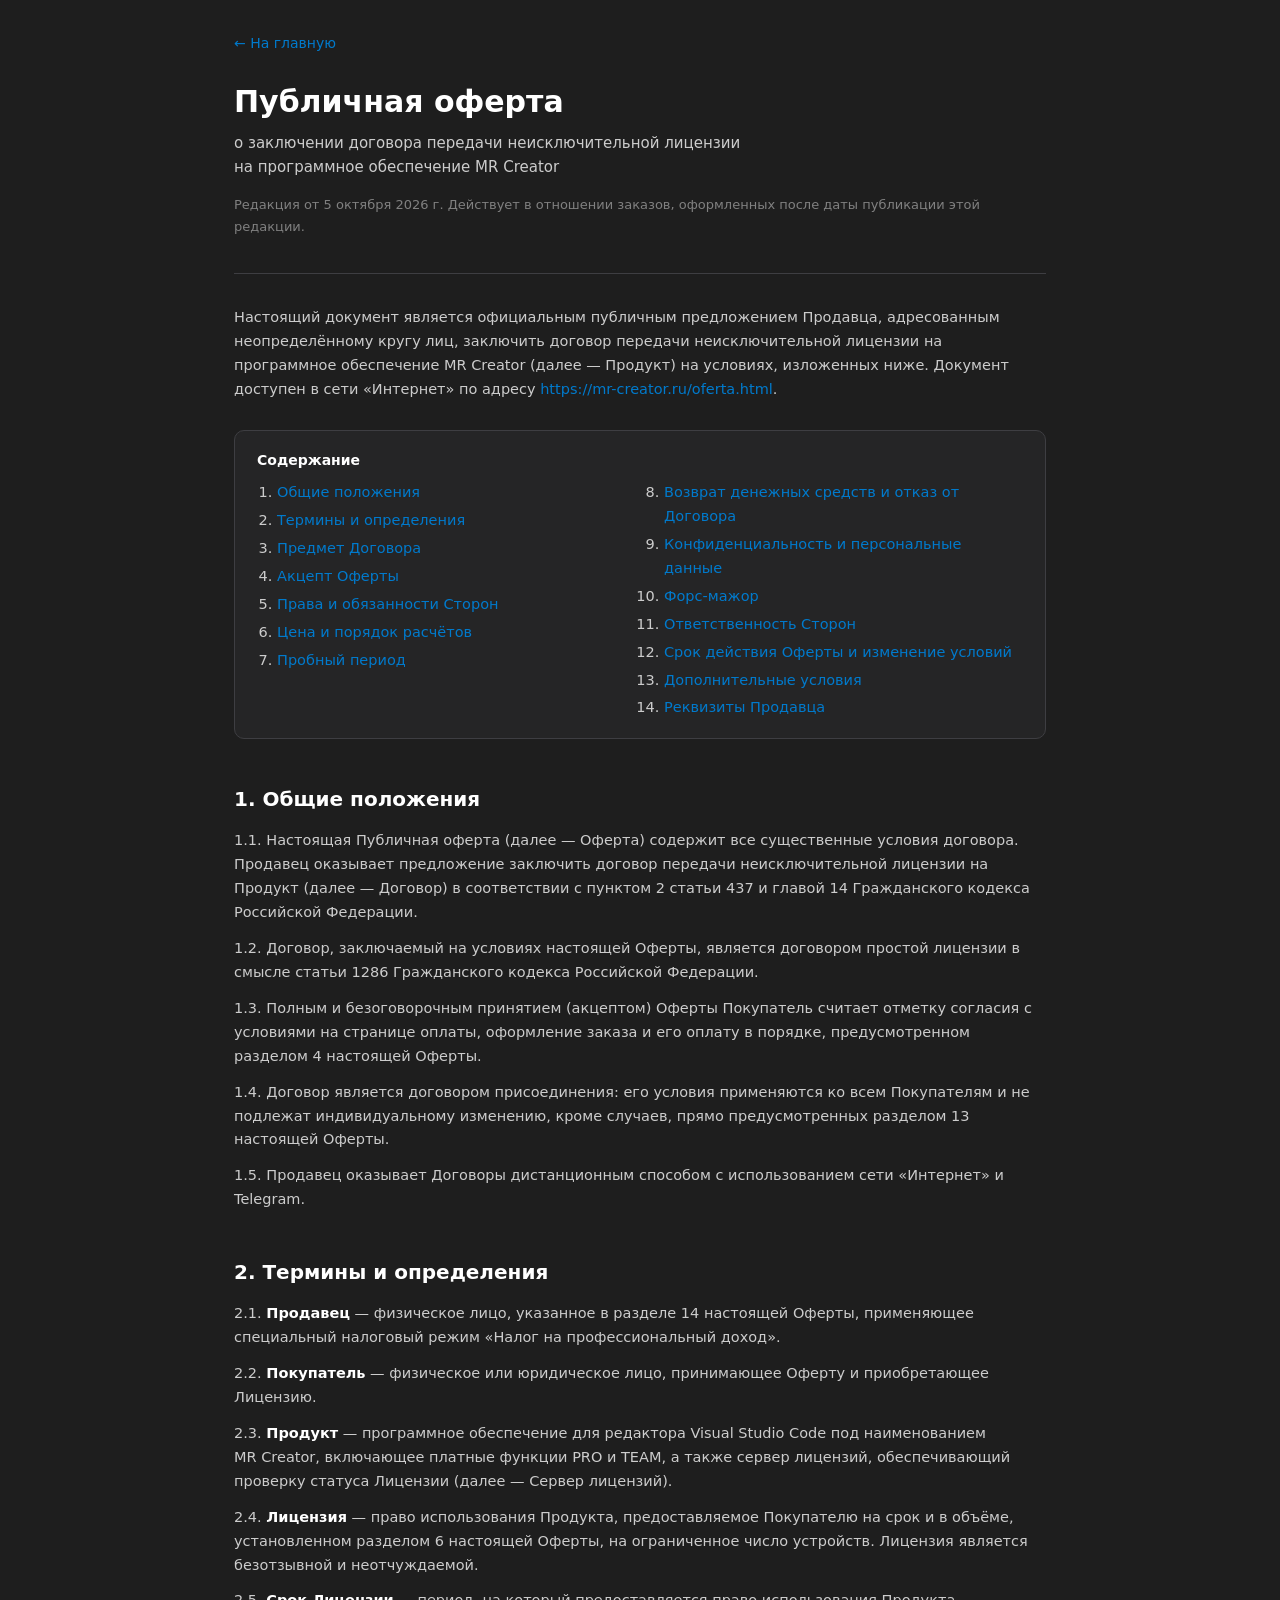
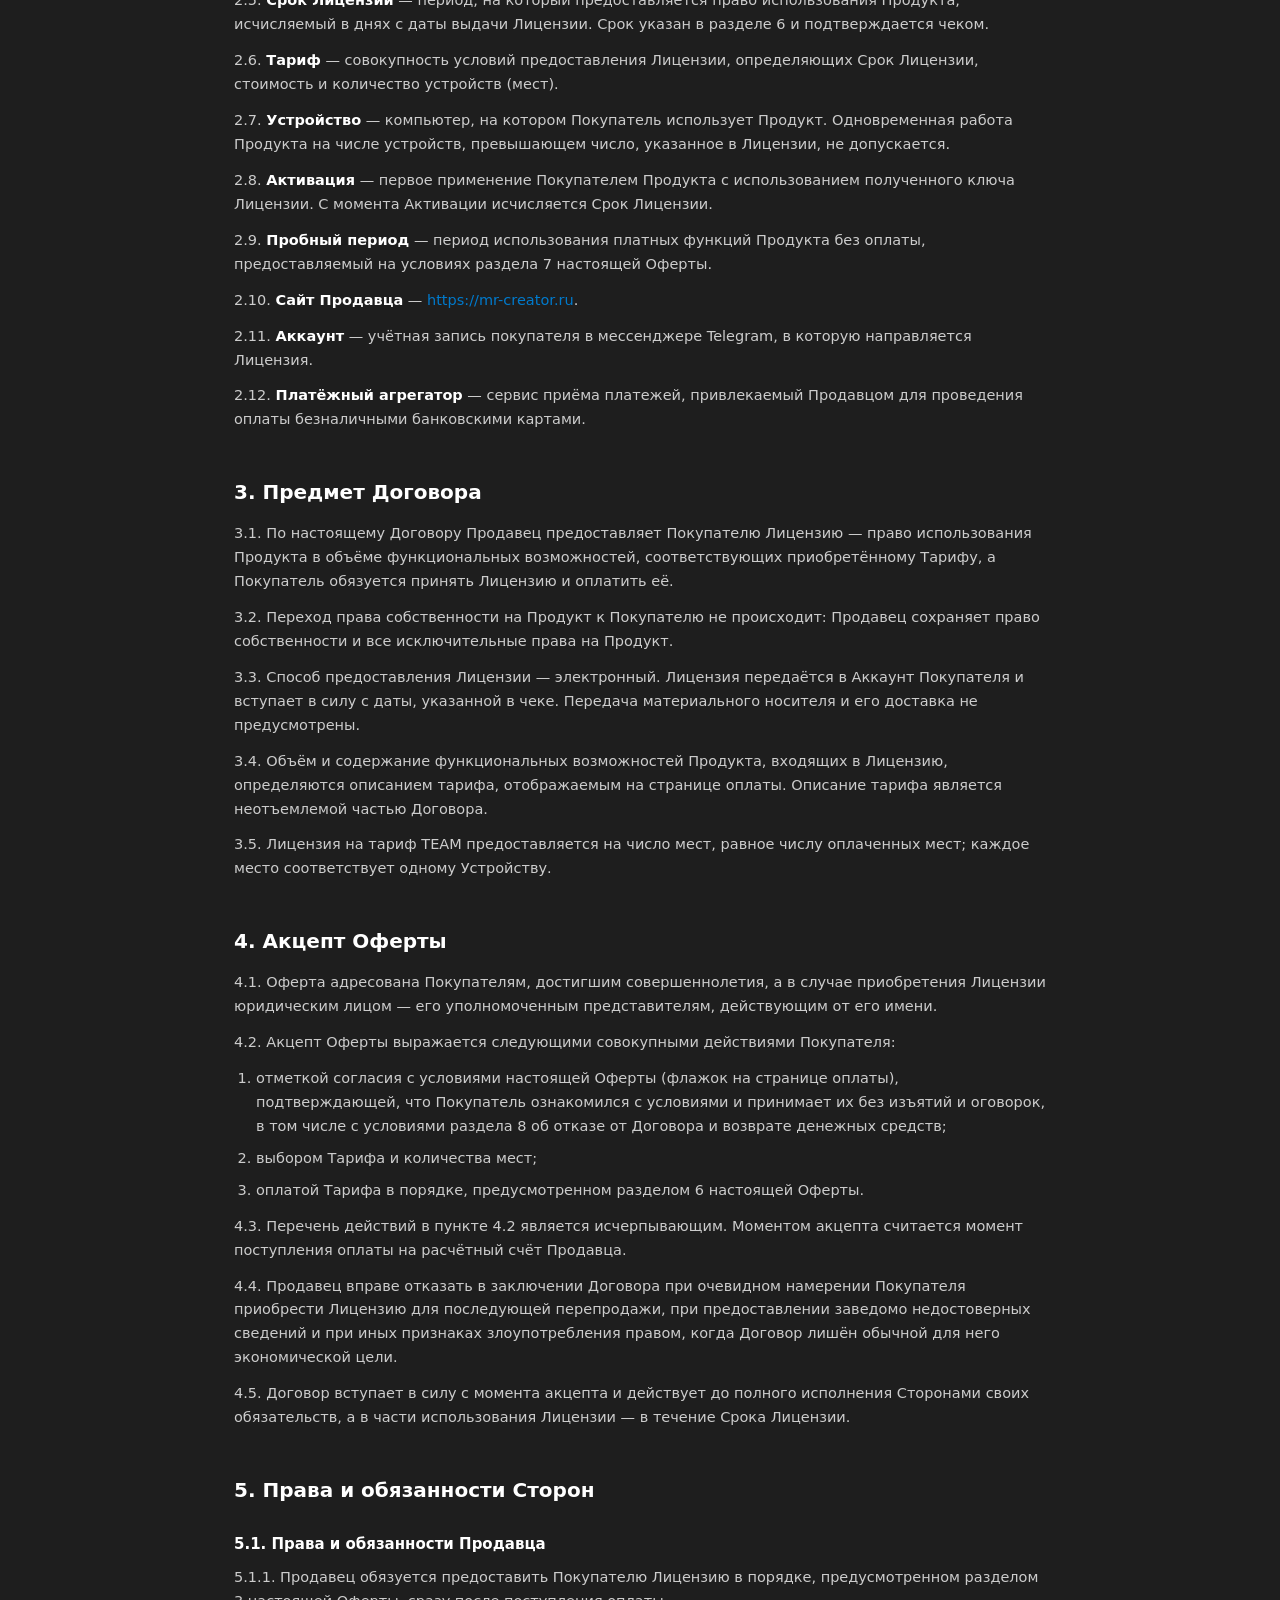
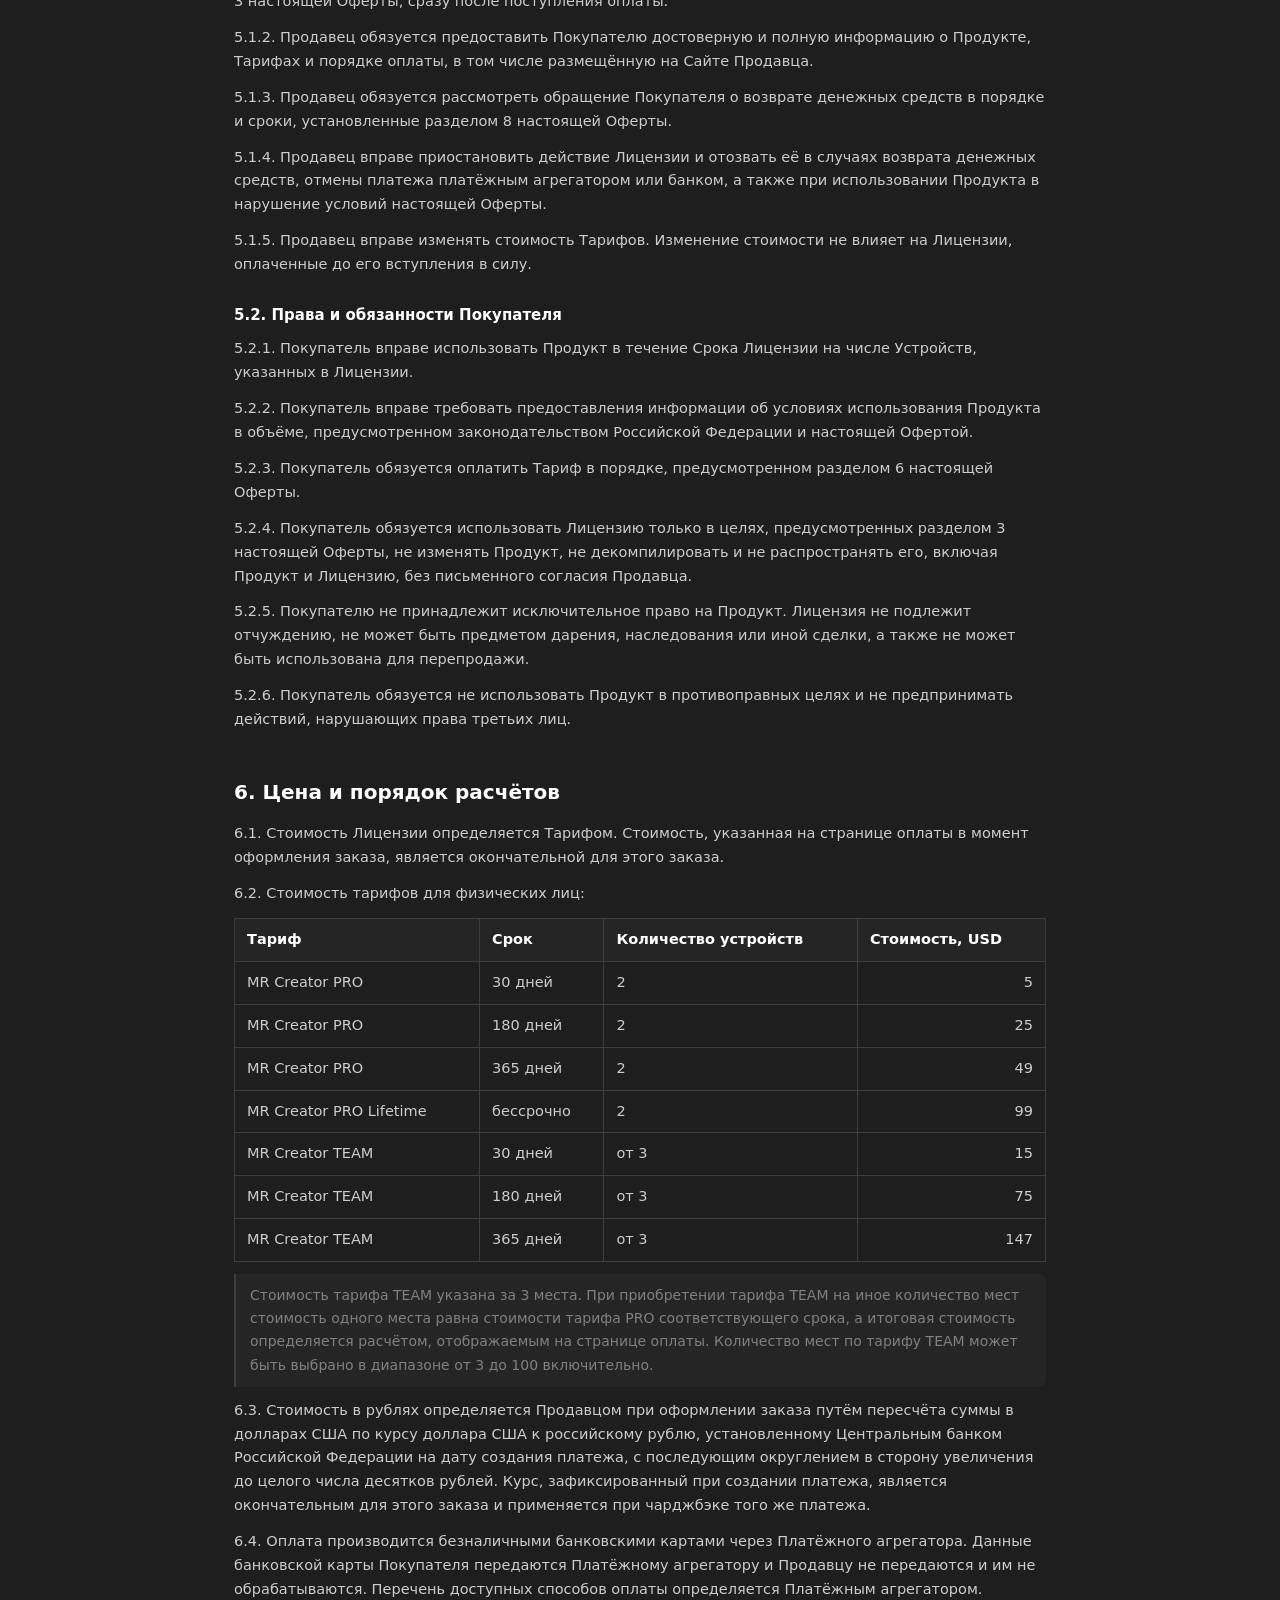
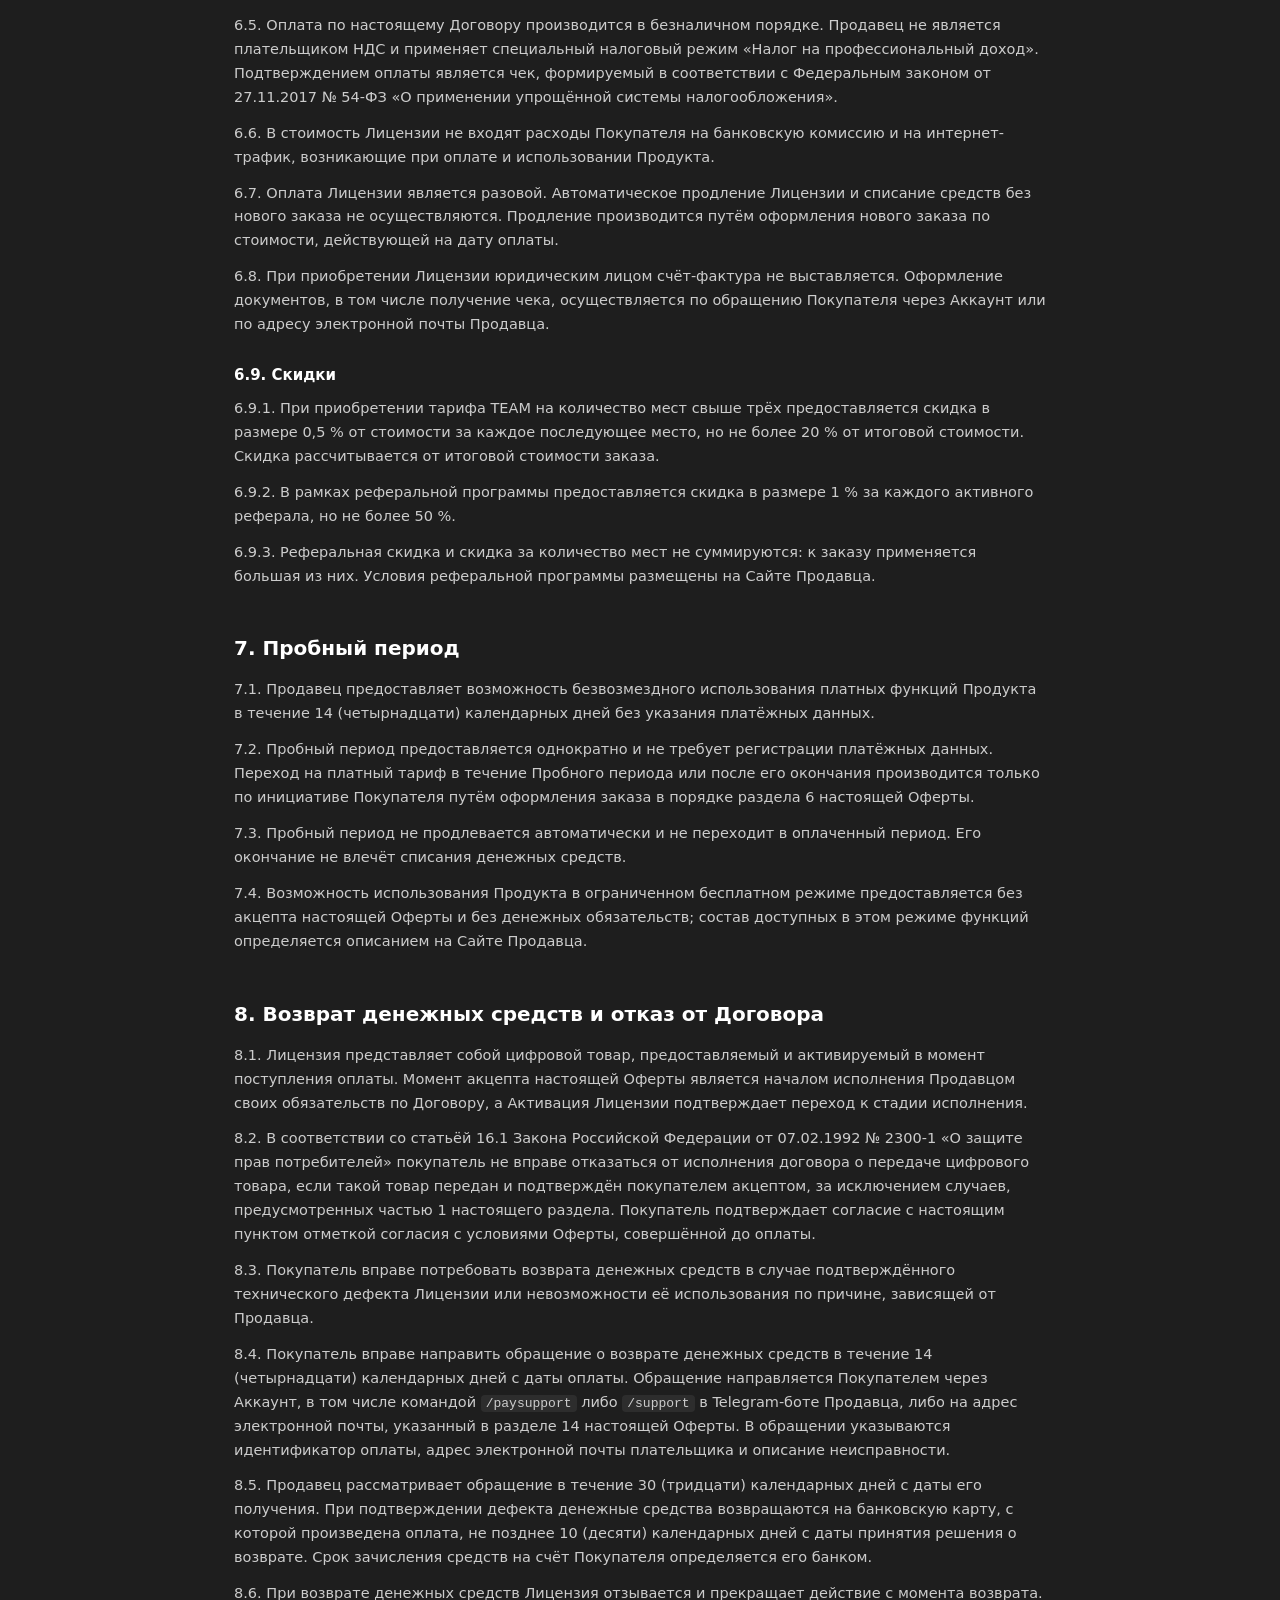
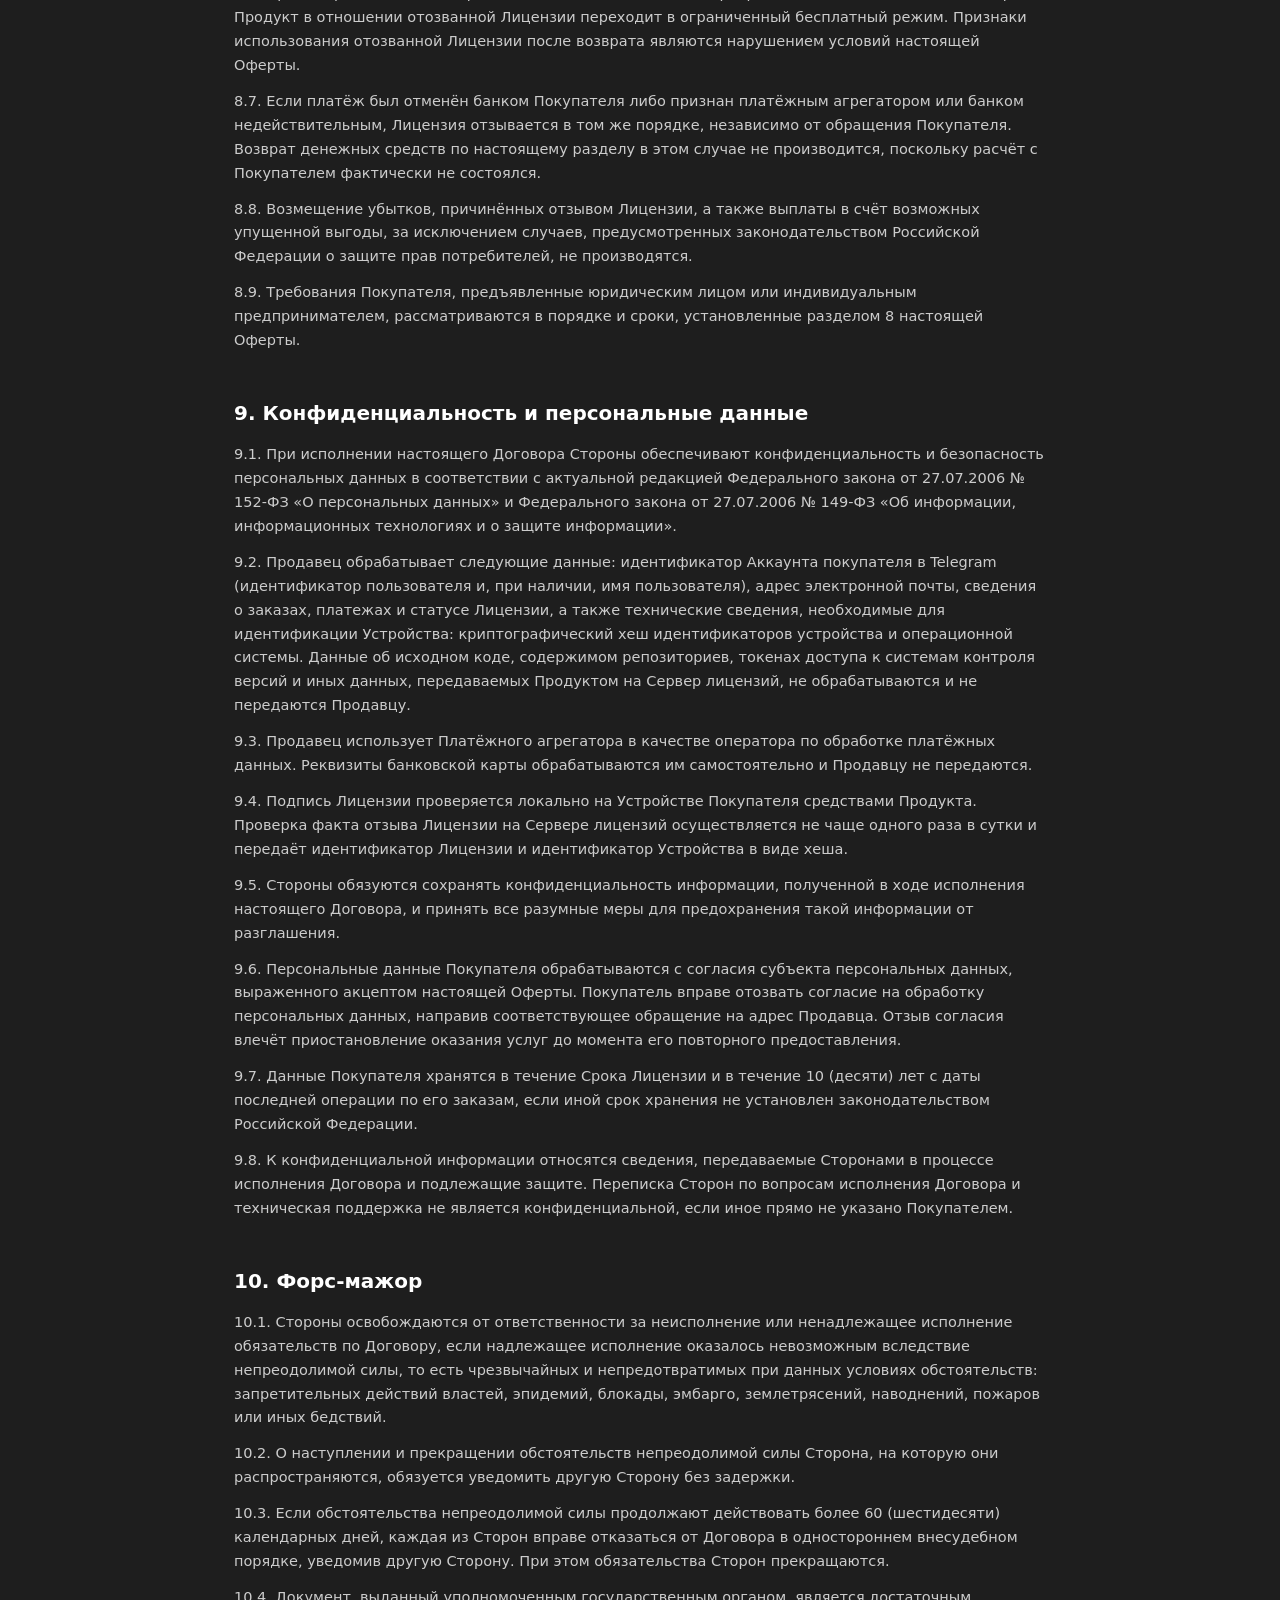
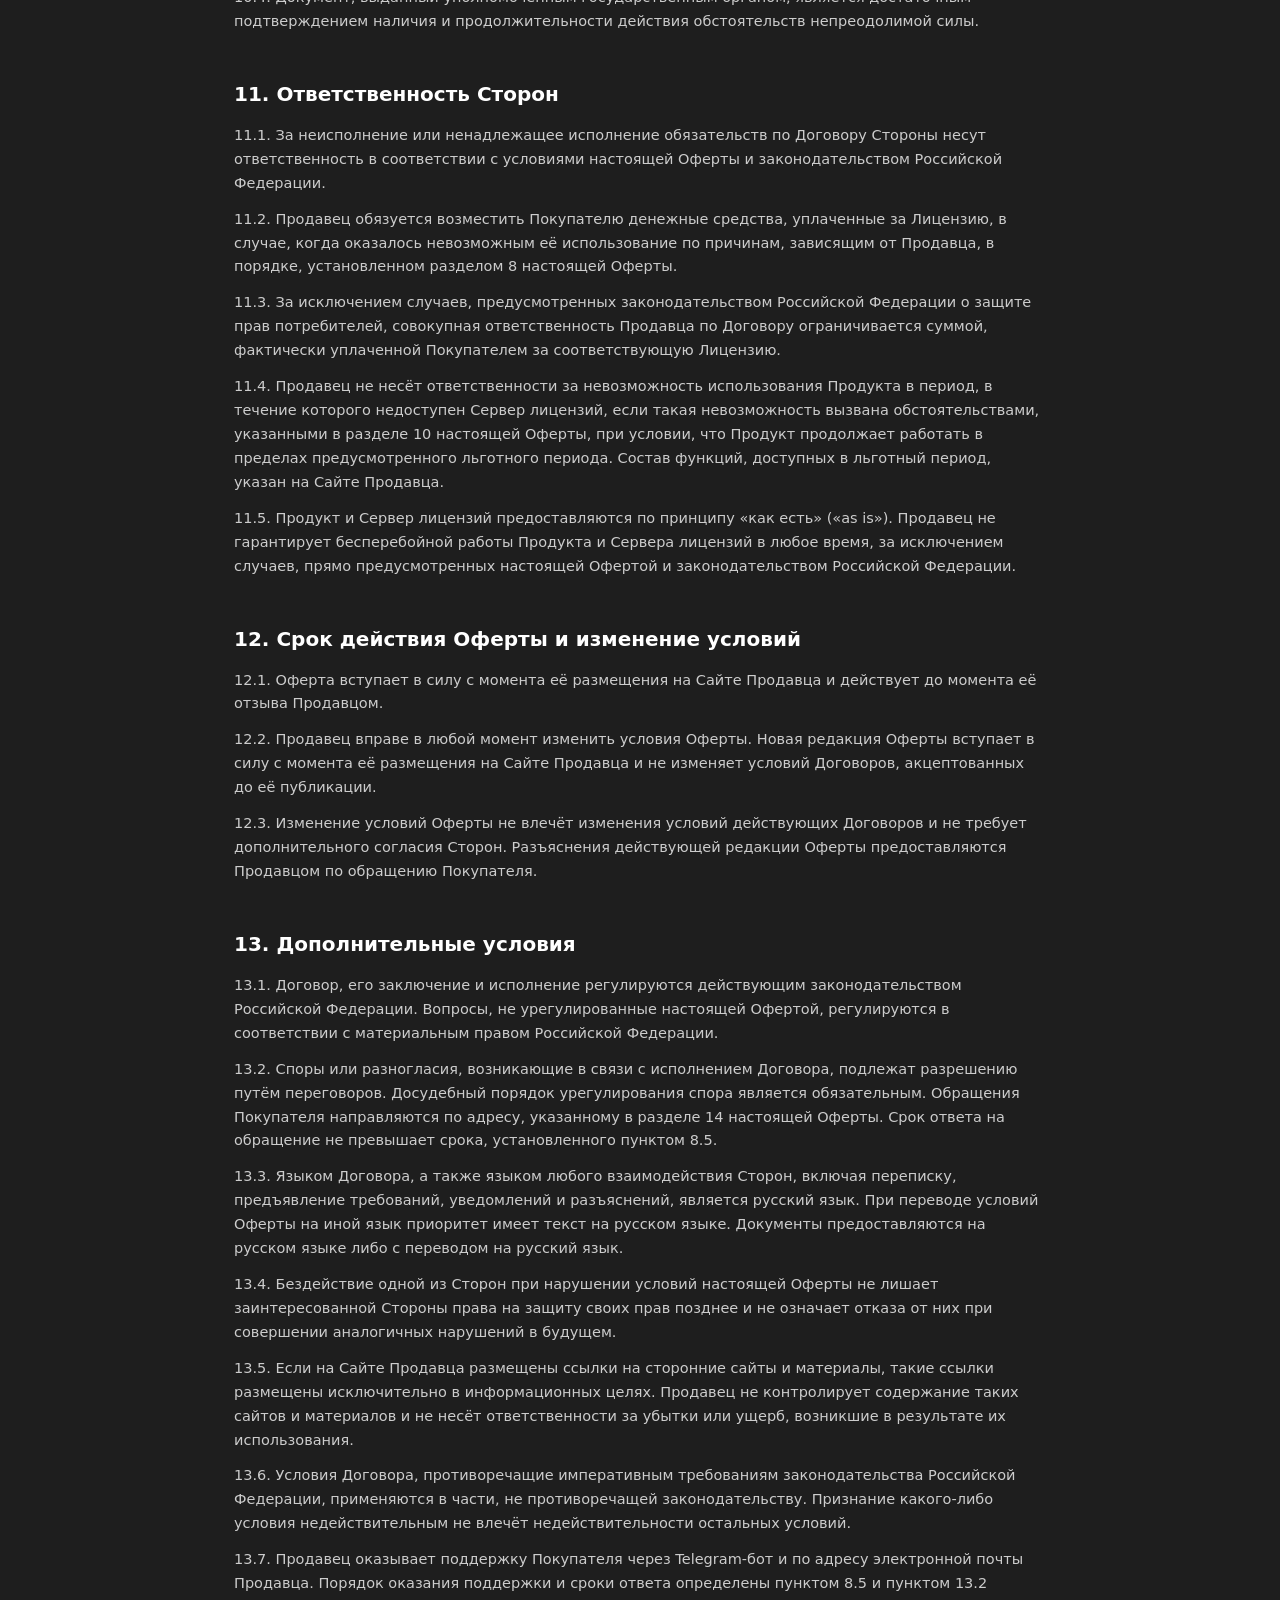
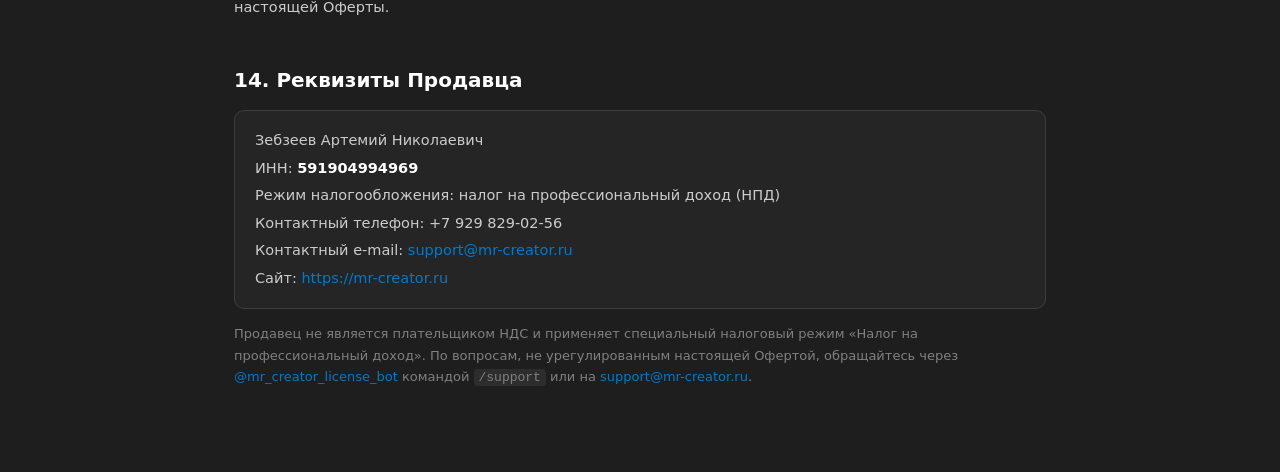
<file: docs/oferta.html>
<!DOCTYPE html>
<html lang="ru">
<head>
<meta charset="UTF-8">
<meta name="viewport" content="width=device-width, initial-scale=1.0">
<title>Публичная оферта — MR Creator</title>
<meta name="description" content="Публичная оферта о заключении договора передачи неисключительной лицензии на программное обеспечение MR Creator: условия, тарифы, оплата, пробный период, возврат.">
<link rel="canonical" href="https://mr-creator.ru/oferta.html">
<link rel="stylesheet" href="style.css">
<meta property="og:type" content="article">
<meta property="og:title" content="Публичная оферта — MR Creator">
<meta property="og:description" content="Условия лицензирования MR Creator: тарифы, оплата, пробный период, возврат.">
<meta property="og:url" content="https://mr-creator.ru/oferta.html">
</head>
<body>

<main class="legal">

  <p class="legal-back"><a href="/">&larr; На главную</a></p>

  <header class="legal-head">
    <h1 class="legal-title">Публичная оферта</h1>
    <p class="legal-sub">о заключении договора передачи неисключительной лицензии<br>на программное обеспечение MR&nbsp;Creator</p>
    <p class="legal-meta">Редакция от 5&nbsp;октября 2026&nbsp;г. Действует в отношении заказов, оформленных после даты публикации этой редакции.</p>
  </header>

  <p>Настоящий документ является официальным публичным предложением Продавца, адресованным неопределённому кругу лиц, заключить договор передачи неисключительной лицензии на программное обеспечение MR&nbsp;Creator (далее&nbsp;— Продукт) на условиях, изложенных ниже. Документ доступен в сети «Интернет» по адресу <a href="https://mr-creator.ru/oferta.html">https://mr-creator.ru/oferta.html</a>.</p>

  <nav class="legal-toc" aria-label="Содержание">
    <h2 class="legal-toc-title">Содержание</h2>
    <ol>
      <li><a href="#s1">Общие положения</a></li>
      <li><a href="#s2">Термины и определения</a></li>
      <li><a href="#s3">Предмет Договора</a></li>
      <li><a href="#s4">Акцепт Оферты</a></li>
      <li><a href="#s5">Права и обязанности Сторон</a></li>
      <li><a href="#s6">Цена и порядок расчётов</a></li>
      <li><a href="#s7">Пробный период</a></li>
      <li><a href="#s8">Возврат денежных средств и отказ от Договора</a></li>
      <li><a href="#s9">Конфиденциальность и персональные данные</a></li>
      <li><a href="#s10">Форс-мажор</a></li>
      <li><a href="#s11">Ответственность Сторон</a></li>
      <li><a href="#s12">Срок действия Оферты и изменение условий</a></li>
      <li><a href="#s13">Дополнительные условия</a></li>
      <li><a href="#s14">Реквизиты Продавца</a></li>
    </ol>
  </nav>

  <section id="s1">
    <h2>1. Общие положения</h2>
    <p>1.1. Настоящая Публичная оферта (далее&nbsp;— Оферта) содержит все существенные условия договора. Продавец оказывает предложение заключить договор передачи неисключительной лицензии на Продукт (далее&nbsp;— Договор) в соответствии с пунктом 2 статьи 437 и главой 14 Гражданского кодекса Российской Федерации.</p>
    <p>1.2. Договор, заключаемый на условиях настоящей Оферты, является договором простой лицензии в смысле статьи 1286 Гражданского кодекса Российской Федерации.</p>
    <p>1.3. Полным и безоговорочным принятием (акцептом) Оферты Покупатель считает отметку согласия с условиями на странице оплаты, оформление заказа и его оплату в порядке, предусмотренном разделом 4 настоящей Оферты.</p>
    <p>1.4. Договор является договором присоединения: его условия применяются ко всем Покупателям и не подлежат индивидуальному изменению, кроме случаев, прямо предусмотренных разделом 13 настоящей Оферты.</p>
    <p>1.5. Продавец оказывает Договоры дистанционным способом с использованием сети «Интернет» и Telegram.</p>
  </section>

  <section id="s2">
    <h2>2. Термины и определения</h2>
    <p>2.1. <b>Продавец</b> — физическое лицо, указанное в разделе 14 настоящей Оферты, применяющее специальный налоговый режим «Налог на профессиональный доход».</p>
    <p>2.2. <b>Покупатель</b> — физическое или юридическое лицо, принимающее Оферту и приобретающее Лицензию.</p>
    <p>2.3. <b>Продукт</b> — программное обеспечение для редактора Visual Studio Code под наименованием MR&nbsp;Creator, включающее платные функции PRO и TEAM, а также сервер лицензий, обеспечивающий проверку статуса Лицензии (далее&nbsp;— Сервер лицензий).</p>
    <p>2.4. <b>Лицензия</b> — право использования Продукта, предоставляемое Покупателю на срок и в объёме, установленном разделом 6 настоящей Оферты, на ограниченное число устройств. Лицензия является безотзывной и неотчуждаемой.</p>
    <p>2.5. <b>Срок Лицензии</b> — период, на который предоставляется право использования Продукта, исчисляемый в днях с даты выдачи Лицензии. Срок указан в разделе 6 и подтверждается чеком.</p>
    <p>2.6. <b>Тариф</b> — совокупность условий предоставления Лицензии, определяющих Срок Лицензии, стоимость и количество устройств (мест).</p>
    <p>2.7. <b>Устройство</b> — компьютер, на котором Покупатель использует Продукт. Одновременная работа Продукта на числе устройств, превышающем число, указанное в Лицензии, не допускается.</p>
    <p>2.8. <b>Активация</b> — первое применение Покупателем Продукта с использованием полученного ключа Лицензии. С момента Активации исчисляется Срок Лицензии.</p>
    <p>2.9. <b>Пробный период</b> — период использования платных функций Продукта без оплаты, предоставляемый на условиях раздела 7 настоящей Оферты.</p>
    <p>2.10. <b>Сайт Продавца</b> — <a href="https://mr-creator.ru">https://mr-creator.ru</a>.</p>
    <p>2.11. <b>Аккаунт</b> — учётная запись покупателя в мессенджере Telegram, в которую направляется Лицензия.</p>
    <p>2.12. <b>Платёжный агрегатор</b> — сервис приёма платежей, привлекаемый Продавцом для проведения оплаты безналичными банковскими картами.</p>
  </section>

  <section id="s3">
    <h2>3. Предмет Договора</h2>
    <p>3.1. По настоящему Договору Продавец предоставляет Покупателю Лицензию&nbsp;— право использования Продукта в объёме функциональных возможностей, соответствующих приобретённому Тарифу, а Покупатель обязуется принять Лицензию и оплатить её.</p>
    <p>3.2. Переход права собственности на Продукт к Покупателю не происходит: Продавец сохраняет право собственности и все исключительные права на Продукт.</p>
    <p>3.3. Способ предоставления Лицензии&nbsp;— электронный. Лицензия передаётся в Аккаунт Покупателя и вступает в силу с даты, указанной в чеке. Передача материального носителя и его доставка не предусмотрены.</p>
    <p>3.4. Объём и содержание функциональных возможностей Продукта, входящих в Лицензию, определяются описанием тарифа, отображаемым на странице оплаты. Описание тарифа является неотъемлемой частью Договора.</p>
    <p>3.5. Лицензия на тариф TEAM предоставляется на число мест, равное числу оплаченных мест; каждое место соответствует одному Устройству.</p>
  </section>

  <section id="s4">
    <h2>4. Акцепт Оферты</h2>
    <p>4.1. Оферта адресована Покупателям, достигшим совершеннолетия, а в случае приобретения Лицензии юридическим лицом&nbsp;— его уполномоченным представителям, действующим от его имени.</p>
    <p>4.2. Акцепт Оферты выражается следующими совокупными действиями Покупателя:</p>
    <ol class="legal-ol">
      <li>отметкой согласия с условиями настоящей Оферты (флажок на странице оплаты), подтверждающей, что Покупатель ознакомился с условиями и принимает их без изъятий и оговорок, в том числе с условиями раздела 8 об отказе от Договора и возврате денежных средств;</li>
      <li>выбором Тарифа и количества мест;</li>
      <li>оплатой Тарифа в порядке, предусмотренном разделом 6 настоящей Оферты.</li>
    </ol>
    <p>4.3. Перечень действий в пункте 4.2 является исчерпывающим. Моментом акцепта считается момент поступления оплаты на расчётный счёт Продавца.</p>
    <p>4.4. Продавец вправе отказать в заключении Договора при очевидном намерении Покупателя приобрести Лицензию для последующей перепродажи, при предоставлении заведомо недостоверных сведений и при иных признаках злоупотребления правом, когда Договор лишён обычной для него экономической цели.</p>
    <p>4.5. Договор вступает в силу с момента акцепта и действует до полного исполнения Сторонами своих обязательств, а в части использования Лицензии&nbsp;— в течение Срока Лицензии.</p>
  </section>

  <section id="s5">
    <h2>5. Права и обязанности Сторон</h2>
    <h3>5.1. Права и обязанности Продавца</h3>
    <p>5.1.1. Продавец обязуется предоставить Покупателю Лицензию в порядке, предусмотренном разделом 3 настоящей Оферты, сразу после поступления оплаты.</p>
    <p>5.1.2. Продавец обязуется предоставить Покупателю достоверную и полную информацию о Продукте, Тарифах и порядке оплаты, в том числе размещённую на Сайте Продавца.</p>
    <p>5.1.3. Продавец обязуется рассмотреть обращение Покупателя о возврате денежных средств в порядке и сроки, установленные разделом 8 настоящей Оферты.</p>
    <p>5.1.4. Продавец вправе приостановить действие Лицензии и отозвать её в случаях возврата денежных средств, отмены платежа платёжным агрегатором или банком, а также при использовании Продукта в нарушение условий настоящей Оферты.</p>
    <p>5.1.5. Продавец вправе изменять стоимость Тарифов. Изменение стоимости не влияет на Лицензии, оплаченные до его вступления в силу.</p>
    <h3>5.2. Права и обязанности Покупателя</h3>
    <p>5.2.1. Покупатель вправе использовать Продукт в течение Срока Лицензии на числе Устройств, указанных в Лицензии.</p>
    <p>5.2.2. Покупатель вправе требовать предоставления информации об условиях использования Продукта в объёме, предусмотренном законодательством Российской Федерации и настоящей Офертой.</p>
    <p>5.2.3. Покупатель обязуется оплатить Тариф в порядке, предусмотренном разделом 6 настоящей Оферты.</p>
    <p>5.2.4. Покупатель обязуется использовать Лицензию только в целях, предусмотренных разделом 3 настоящей Оферты, не изменять Продукт, не декомпилировать и не распространять его, включая Продукт и Лицензию, без письменного согласия Продавца.</p>
    <p>5.2.5. Покупателю не принадлежит исключительное право на Продукт. Лицензия не подлежит отчуждению, не может быть предметом дарения, наследования или иной сделки, а также не может быть использована для перепродажи.</p>
    <p>5.2.6. Покупатель обязуется не использовать Продукт в противоправных целях и не предпринимать действий, нарушающих права третьих лиц.</p>
  </section>

  <section id="s6">
    <h2>6. Цена и порядок расчётов</h2>
    <p>6.1. Стоимость Лицензии определяется Тарифом. Стоимость, указанная на странице оплаты в момент оформления заказа, является окончательной для этого заказа.</p>
    <p>6.2. Стоимость тарифов для физических лиц:</p>
    <table>
      <thead>
        <tr><th>Тариф</th><th>Срок</th><th>Количество устройств</th><th>Стоимость, USD</th></tr>
      </thead>
      <tbody>
        <tr><td>MR Creator PRO</td><td>30 дней</td><td>2</td><td class="num">5</td></tr>
        <tr><td>MR Creator PRO</td><td>180 дней</td><td>2</td><td class="num">25</td></tr>
        <tr><td>MR Creator PRO</td><td>365 дней</td><td>2</td><td class="num">49</td></tr>
        <tr><td>MR Creator PRO Lifetime</td><td>бессрочно</td><td>2</td><td class="num">99</td></tr>
        <tr><td>MR Creator TEAM</td><td>30 дней</td><td>от 3</td><td class="num">15</td></tr>
        <tr><td>MR Creator TEAM</td><td>180 дней</td><td>от 3</td><td class="num">75</td></tr>
        <tr><td>MR Creator TEAM</td><td>365 дней</td><td>от 3</td><td class="num">147</td></tr>
      </tbody>
    </table>
    <p class="legal-note">Стоимость тарифа TEAM указана за 3 места. При приобретении тарифа TEAM на иное количество мест стоимость одного места равна стоимости тарифа PRO соответствующего срока, а итоговая стоимость определяется расчётом, отображаемым на странице оплаты. Количество мест по тарифу TEAM может быть выбрано в диапазоне от 3 до 100 включительно.</p>
    <p>6.3. Стоимость в рублях определяется Продавцом при оформлении заказа путём пересчёта суммы в долларах США по курсу доллара США к российскому рублю, установленному Центральным банком Российской Федерации на дату создания платежа, с последующим округлением в сторону увеличения до целого числа десятков рублей. Курс, зафиксированный при создании платежа, является окончательным для этого заказа и применяется при чарджбэке того же платежа.</p>
    <p>6.4. Оплата производится безналичными банковскими картами через Платёжного агрегатора. Данные банковской карты Покупателя передаются Платёжному агрегатору и Продавцу не передаются и им не обрабатываются. Перечень доступных способов оплаты определяется Платёжным агрегатором.</p>
    <p>6.5. Оплата по настоящему Договору производится в безналичном порядке. Продавец не является плательщиком НДС и применяет специальный налоговый режим «Налог на профессиональный доход». Подтверждением оплаты является чек, формируемый в соответствии с Федеральным законом от 27.11.2017 № 54-ФЗ «О применении упрощённой системы налогообложения».</p>
    <p>6.6. В стоимость Лицензии не входят расходы Покупателя на банковскую комиссию и на интернет-трафик, возникающие при оплате и использовании Продукта.</p>
    <p>6.7. Оплата Лицензии является разовой. Автоматическое продление Лицензии и списание средств без нового заказа не осуществляются. Продление производится путём оформления нового заказа по стоимости, действующей на дату оплаты.</p>
    <p>6.8. При приобретении Лицензии юридическим лицом счёт-фактура не выставляется. Оформление документов, в том числе получение чека, осуществляется по обращению Покупателя через Аккаунт или по адресу электронной почты Продавца.</p>
    <h3>6.9. Скидки</h3>
    <p>6.9.1. При приобретении тарифа TEAM на количество мест свыше трёх предоставляется скидка в размере 0,5&nbsp;% от стоимости за каждое последующее место, но не более 20&nbsp;% от итоговой стоимости. Скидка рассчитывается от итоговой стоимости заказа.</p>
    <p>6.9.2. В рамках реферальной программы предоставляется скидка в размере 1&nbsp;% за каждого активного реферала, но не более 50&nbsp;%.</p>
    <p>6.9.3. Реферальная скидка и скидка за количество мест не суммируются: к заказу применяется большая из них. Условия реферальной программы размещены на Сайте Продавца.</p>
  </section>

  <section id="s7">
    <h2>7. Пробный период</h2>
    <p>7.1. Продавец предоставляет возможность безвозмездного использования платных функций Продукта в течение 14 (четырнадцати) календарных дней без указания платёжных данных.</p>
    <p>7.2. Пробный период предоставляется однократно и не требует регистрации платёжных данных. Переход на платный тариф в течение Пробного периода или после его окончания производится только по инициативе Покупателя путём оформления заказа в порядке раздела 6 настоящей Оферты.</p>
    <p>7.3. Пробный период не продлевается автоматически и не переходит в оплаченный период. Его окончание не влечёт списания денежных средств.</p>
    <p>7.4. Возможность использования Продукта в ограниченном бесплатном режиме предоставляется без акцепта настоящей Оферты и без денежных обязательств; состав доступных в этом режиме функций определяется описанием на Сайте Продавца.</p>
  </section>

  <section id="s8">
    <h2>8. Возврат денежных средств и отказ от Договора</h2>
    <p>8.1. Лицензия представляет собой цифровой товар, предоставляемый и активируемый в момент поступления оплаты. Момент акцепта настоящей Оферты является началом исполнения Продавцом своих обязательств по Договору, а Активация Лицензии подтверждает переход к стадии исполнения.</p>
    <p>8.2. В соответствии со статьёй 16.1 Закона Российской Федерации от 07.02.1992 № 2300-1 «О защите прав потребителей» покупатель не вправе отказаться от исполнения договора о передаче цифрового товара, если такой товар передан и подтверждён покупателем акцептом, за исключением случаев, предусмотренных частью 1 настоящего раздела. Покупатель подтверждает согласие с настоящим пунктом отметкой согласия с условиями Оферты, совершённой до оплаты.</p>
    <p>8.3. Покупатель вправе потребовать возврата денежных средств в случае подтверждённого технического дефекта Лицензии или невозможности её использования по причине, зависящей от Продавца.</p>
    <p>8.4. Покупатель вправе направить обращение о возврате денежных средств в течение 14 (четырнадцати) календарных дней с даты оплаты. Обращение направляется Покупателем через Аккаунт, в том числе командой <code>/paysupport</code> либо <code>/support</code> в Telegram-боте Продавца, либо на адрес электронной почты, указанный в разделе 14 настоящей Оферты. В обращении указываются идентификатор оплаты, адрес электронной почты плательщика и описание неисправности.</p>
    <p>8.5. Продавец рассматривает обращение в течение 30 (тридцати) календарных дней с даты его получения. При подтверждении дефекта денежные средства возвращаются на банковскую карту, с которой произведена оплата, не позднее 10 (десяти) календарных дней с даты принятия решения о возврате. Срок зачисления средств на счёт Покупателя определяется его банком.</p>
    <p>8.6. При возврате денежных средств Лицензия отзывается и прекращает действие с момента возврата. Продукт в отношении отозванной Лицензии переходит в ограниченный бесплатный режим. Признаки использования отозванной Лицензии после возврата являются нарушением условий настоящей Оферты.</p>
    <p>8.7. Если платёж был отменён банком Покупателя либо признан платёжным агрегатором или банком недействительным, Лицензия отзывается в том же порядке, независимо от обращения Покупателя. Возврат денежных средств по настоящему разделу в этом случае не производится, поскольку расчёт с Покупателем фактически не состоялся.</p>
    <p>8.8. Возмещение убытков, причинённых отзывом Лицензии, а также выплаты в счёт возможных упущенной выгоды, за исключением случаев, предусмотренных законодательством Российской Федерации о защите прав потребителей, не производятся.</p>
    <p>8.9. Требования Покупателя, предъявленные юридическим лицом или индивидуальным предпринимателем, рассматриваются в порядке и сроки, установленные разделом 8 настоящей Оферты.</p>
  </section>

  <section id="s9">
    <h2>9. Конфиденциальность и персональные данные</h2>
    <p>9.1. При исполнении настоящего Договора Стороны обеспечивают конфиденциальность и безопасность персональных данных в соответствии с актуальной редакцией Федерального закона от 27.07.2006 № 152-ФЗ «О персональных данных» и Федерального закона от 27.07.2006 № 149-ФЗ «Об информации, информационных технологиях и о защите информации».</p>
    <p>9.2. Продавец обрабатывает следующие данные: идентификатор Аккаунта покупателя в Telegram (идентификатор пользователя и, при наличии, имя пользователя), адрес электронной почты, сведения о заказах, платежах и статусе Лицензии, а также технические сведения, необходимые для идентификации Устройства: криптографический хеш идентификаторов устройства и операционной системы. Данные об исходном коде, содержимом репозиториев, токенах доступа к системам контроля версий и иных данных, передаваемых Продуктом на Сервер лицензий, не обрабатываются и не передаются Продавцу.</p>
    <p>9.3. Продавец использует Платёжного агрегатора в качестве оператора по обработке платёжных данных. Реквизиты банковской карты обрабатываются им самостоятельно и Продавцу не передаются.</p>
    <p>9.4. Подпись Лицензии проверяется локально на Устройстве Покупателя средствами Продукта. Проверка факта отзыва Лицензии на Сервере лицензий осуществляется не чаще одного раза в сутки и передаёт идентификатор Лицензии и идентификатор Устройства в виде хеша.</p>
    <p>9.5. Стороны обязуются сохранять конфиденциальность информации, полученной в ходе исполнения настоящего Договора, и принять все разумные меры для предохранения такой информации от разглашения.</p>
    <p>9.6. Персональные данные Покупателя обрабатываются с согласия субъекта персональных данных, выраженного акцептом настоящей Оферты. Покупатель вправе отозвать согласие на обработку персональных данных, направив соответствующее обращение на адрес Продавца. Отзыв согласия влечёт приостановление оказания услуг до момента его повторного предоставления.</p>
    <p>9.7. Данные Покупателя хранятся в течение Срока Лицензии и в течение 10 (десяти) лет с даты последней операции по его заказам, если иной срок хранения не установлен законодательством Российской Федерации.</p>
    <p>9.8. К конфиденциальной информации относятся сведения, передаваемые Сторонами в процессе исполнения Договора и подлежащие защите. Переписка Сторон по вопросам исполнения Договора и техническая поддержка не является конфиденциальной, если иное прямо не указано Покупателем.</p>
  </section>

  <section id="s10">
    <h2>10. Форс-мажор</h2>
    <p>10.1. Стороны освобождаются от ответственности за неисполнение или ненадлежащее исполнение обязательств по Договору, если надлежащее исполнение оказалось невозможным вследствие непреодолимой силы, то есть чрезвычайных и непредотвратимых при данных условиях обстоятельств: запретительных действий властей, эпидемий, блокады, эмбарго, землетрясений, наводнений, пожаров или иных бедствий.</p>
    <p>10.2. О наступлении и прекращении обстоятельств непреодолимой силы Сторона, на которую они распространяются, обязуется уведомить другую Сторону без задержки.</p>
    <p>10.3. Если обстоятельства непреодолимой силы продолжают действовать более 60 (шестидесяти) календарных дней, каждая из Сторон вправе отказаться от Договора в одностороннем внесудебном порядке, уведомив другую Сторону. При этом обязательства Сторон прекращаются.</p>
    <p>10.4. Документ, выданный уполномоченным государственным органом, является достаточным подтверждением наличия и продолжительности действия обстоятельств непреодолимой силы.</p>
  </section>

  <section id="s11">
    <h2>11. Ответственность Сторон</h2>
    <p>11.1. За неисполнение или ненадлежащее исполнение обязательств по Договору Стороны несут ответственность в соответствии с условиями настоящей Оферты и законодательством Российской Федерации.</p>
    <p>11.2. Продавец обязуется возместить Покупателю денежные средства, уплаченные за Лицензию, в случае, когда оказалось невозможным её использование по причинам, зависящим от Продавца, в порядке, установленном разделом 8 настоящей Оферты.</p>
    <p>11.3. За исключением случаев, предусмотренных законодательством Российской Федерации о защите прав потребителей, совокупная ответственность Продавца по Договору ограничивается суммой, фактически уплаченной Покупателем за соответствующую Лицензию.</p>
    <p>11.4. Продавец не несёт ответственности за невозможность использования Продукта в период, в течение которого недоступен Сервер лицензий, если такая невозможность вызвана обстоятельствами, указанными в разделе 10 настоящей Оферты, при условии, что Продукт продолжает работать в пределах предусмотренного льготного периода. Состав функций, доступных в льготный период, указан на Сайте Продавца.</p>
    <p>11.5. Продукт и Сервер лицензий предоставляются по принципу «как есть» («as is»). Продавец не гарантирует бесперебойной работы Продукта и Сервера лицензий в любое время, за исключением случаев, прямо предусмотренных настоящей Офертой и законодательством Российской Федерации.</p>
  </section>

  <section id="s12">
    <h2>12. Срок действия Оферты и изменение условий</h2>
    <p>12.1. Оферта вступает в силу с момента её размещения на Сайте Продавца и действует до момента её отзыва Продавцом.</p>
    <p>12.2. Продавец вправе в любой момент изменить условия Оферты. Новая редакция Оферты вступает в силу с момента её размещения на Сайте Продавца и не изменяет условий Договоров, акцептованных до её публикации.</p>
    <p>12.3. Изменение условий Оферты не влечёт изменения условий действующих Договоров и не требует дополнительного согласия Сторон. Разъяснения действующей редакции Оферты предоставляются Продавцом по обращению Покупателя.</p>
</section>

  <section id="s13">
    <h2>13. Дополнительные условия</h2>
    <p>13.1. Договор, его заключение и исполнение регулируются действующим законодательством Российской Федерации. Вопросы, не урегулированные настоящей Офертой, регулируются в соответствии с материальным правом Российской Федерации.</p>
    <p>13.2. Споры или разногласия, возникающие в связи с исполнением Договора, подлежат разрешению путём переговоров. Досудебный порядок урегулирования спора является обязательным. Обращения Покупателя направляются по адресу, указанному в разделе 14 настоящей Оферты. Срок ответа на обращение не превышает срока, установленного пунктом 8.5.</p>
    <p>13.3. Языком Договора, а также языком любого взаимодействия Сторон, включая переписку, предъявление требований, уведомлений и разъяснений, является русский язык. При переводе условий Оферты на иной язык приоритет имеет текст на русском языке. Документы предоставляются на русском языке либо с переводом на русский язык.</p>
    <p>13.4. Бездействие одной из Сторон при нарушении условий настоящей Оферты не лишает заинтересованной Стороны права на защиту своих прав позднее и не означает отказа от них при совершении аналогичных нарушений в будущем.</p>
    <p>13.5. Если на Сайте Продавца размещены ссылки на сторонние сайты и материалы, такие ссылки размещены исключительно в информационных целях. Продавец не контролирует содержание таких сайтов и материалов и не несёт ответственности за убытки или ущерб, возникшие в результате их использования.</p>
    <p>13.6. Условия Договора, противоречащие императивным требованиям законодательства Российской Федерации, применяются в части, не противоречащей законодательству. Признание какого-либо условия недействительным не влечёт недействительности остальных условий.</p>
    <p>13.7. Продавец оказывает поддержку Покупателя через Telegram-бот и по адресу электронной почты Продавца. Порядок оказания поддержки и сроки ответа определены пунктом 8.5 и пунктом 13.2 настоящей Оферты.</p>
  </section>

  <section id="s14">
    <h2>14. Реквизиты Продавца</h2>
    <p class="legal-requisites">
      Зебзеев Артемий Николаевич<br>
      ИНН: <b>591904994969</b><br>
      Режим налогообложения: налог на профессиональный доход (НПД)<br>
      Контактный телефон: +7 929 829-02-56<br>
      Контактный e-mail: <a href="mailto:support@mr-creator.ru">support@mr-creator.ru</a><br>
      Сайт: <a href="https://mr-creator.ru">https://mr-creator.ru</a>
    </p>
  </section>

  <p class="legal-foot-note">Продавец не является плательщиком НДС и применяет специальный налоговый режим «Налог на профессиональный доход». По вопросам, не урегулированным настоящей Офертой, обращайтесь через <a href="https://t.me/mr_creator_license_bot">@mr_creator_license_bot</a> командой <code>/support</code> или на <a href="mailto:support@mr-creator.ru">support@mr-creator.ru</a>.</p>

</main>

</body>
</html>
</file>
<file: docs/style.css>
:root {
  --bg: #1e1e1e;
  --bg-card: #252526;
  --bg-elevated: #2d2d2d;
  --border: #3e3e42;
  --text: #cccccc;
  --text-dim: #808080;
  --text-bright: #ffffff;
  --accent: #007acc;
  --accent-hover: #0098ff;
  --purple: #7c5cbf;
  --green: #3fb950;
  --red: #f85149;
  --yellow: #d29922;
  --font: system-ui, -apple-system, 'Segoe UI', Roboto, sans-serif;
  --mono: 'SF Mono', 'Cascadia Code', 'Fira Code', Consolas, monospace;
}

*, *::before, *::after { box-sizing: border-box; margin: 0; padding: 0; }

html { scroll-behavior: smooth; }

body {
  font-family: var(--font);
  background: var(--bg);
  color: var(--text);
  line-height: 1.6;
  -webkit-font-smoothing: antialiased;
}

.container {
  max-width: 1100px;
  margin: 0 auto;
  padding: 0 24px;
}

/* Header */
.header {
  position: sticky;
  top: 0;
  z-index: 100;
  background: rgba(30, 30, 30, 0.92);
  backdrop-filter: blur(12px);
  border-bottom: 1px solid var(--border);
  padding: 12px 0;
}

.header-inner {
  display: flex;
  align-items: center;
  justify-content: space-between;
}

.logo {
  display: flex;
  align-items: center;
  gap: 10px;
  text-decoration: none;
  color: var(--text-bright);
  font-weight: 700;
  font-size: 18px;
}

.header-right {
  display: flex;
  align-items: center;
  gap: 16px;
}

.lang-switch {
  display: flex;
  gap: 4px;
  background: var(--bg-elevated);
  border-radius: 6px;
  padding: 2px;
}

.lang-btn {
  background: none;
  border: none;
  color: var(--text-dim);
  padding: 4px 10px;
  border-radius: 4px;
  cursor: pointer;
  font-size: 13px;
  font-weight: 600;
  transition: all 0.15s;
}

.lang-btn.active {
  background: var(--accent);
  color: var(--text-bright);
}

.lang-btn:hover:not(.active) {
  color: var(--text);
}

/* Buttons */
.btn {
  display: inline-flex;
  align-items: center;
  gap: 8px;
  text-decoration: none;
  border-radius: 6px;
  font-weight: 600;
  font-size: 14px;
  padding: 10px 20px;
  transition: all 0.15s;
  cursor: pointer;
  border: none;
  font-family: var(--font);
}

.btn-sm { padding: 6px 14px; font-size: 13px; }
.btn-lg { padding: 14px 28px; font-size: 16px; }

/* An author-level `display` on .btn outranks the user-agent `[hidden]` rule, so
   the attribute needs this to actually hide anything. */
[hidden] { display: none !important; }

.btn-primary {
  background: var(--accent);
  color: var(--text-bright);
}

.btn-primary:hover {
  background: var(--accent-hover);
  transform: translateY(-1px);
}

.btn-outline {
  background: transparent;
  color: var(--text);
  border: 1px solid var(--border);
}

.btn-outline:hover {
  border-color: var(--accent);
  color: var(--accent);
  transform: translateY(-1px);
}

/* Hero */
.hero {
  padding: 80px 0 60px;
  text-align: center;
}

.hero-title {
  font-size: clamp(40px, 8vw, 72px);
  font-weight: 800;
  color: var(--text-bright);
  line-height: 1.1;
  margin-bottom: 16px;
}

.hero-title-accent {
  background: linear-gradient(135deg, var(--accent), var(--purple));
  -webkit-background-clip: text;
  -webkit-text-fill-color: transparent;
  background-clip: text;
}

.hero-subtitle {
  font-size: clamp(20px, 3vw, 28px);
  color: var(--text);
  margin-bottom: 12px;
}

.hero-desc {
  font-size: 16px;
  color: var(--text-dim);
  max-width: 600px;
  margin: 0 auto 32px;
}

.hero-buttons {
  display: flex;
  gap: 12px;
  justify-content: center;
  flex-wrap: wrap;
}

/* Sections */
.section {
  padding: 80px 0;
}

.section-title {
  font-size: clamp(28px, 5vw, 40px);
  font-weight: 700;
  color: var(--text-bright);
  margin-bottom: 16px;
  text-align: center;
}

.section-desc {
  font-size: 17px;
  color: var(--text-dim);
  max-width: 640px;
  margin: 0 auto 40px;
}

.killer-feature {
  border-top: 1px solid var(--border);
}

/* Killer Visual */
.killer-visual {
  display: flex;
  align-items: center;
  justify-content: center;
  gap: 32px;
  padding: 40px 0;
  flex-wrap: wrap;
}

.branch-group {
  display: flex;
  flex-direction: column;
  gap: 10px;
}

.branch-item {
  display: flex;
  align-items: center;
  gap: 10px;
  padding: 8px 16px;
  background: var(--bg-card);
  border: 1px solid var(--border);
  border-radius: 8px;
  font-family: var(--mono);
  font-size: 14px;
}

.branch-dot {
  width: 10px;
  height: 10px;
  border-radius: 50%;
  flex-shrink: 0;
}

.branch-dot.excluded {
  opacity: 0.4;
}

.dim { color: var(--text-dim); text-decoration: line-through; }

.arrow-group {
  flex-shrink: 0;
}

.mr-group {
  display: flex;
  flex-direction: column;
  gap: 10px;
}

.mr-item {
  padding: 8px 16px;
  background: var(--bg-card);
  border: 1px solid var(--green);
  border-radius: 8px;
  font-size: 14px;
  font-family: var(--mono);
}

.mr-badge {
  display: inline-block;
  padding: 2px 8px;
  border-radius: 4px;
  font-size: 12px;
  font-weight: 700;
  margin-right: 6px;
}

.mr-badge.new {
  background: rgba(63, 185, 80, 0.15);
  color: var(--green);
}

.killer-stat {
  text-align: center;
  font-size: 18px;
  color: var(--text-dim);
}

.killer-stat strong {
  color: var(--accent);
}

/* Advantages Grid */
.advantages {
  background: var(--bg-card);
  border-top: 1px solid var(--border);
  border-bottom: 1px solid var(--border);
}

.adv-grid {
  display: grid;
  grid-template-columns: repeat(auto-fit, minmax(300px, 1fr));
  gap: 20px;
}

.adv-card {
  padding: 28px;
  background: var(--bg-elevated);
  border: 1px solid var(--border);
  border-radius: 12px;
  transition: border-color 0.2s, transform 0.2s;
}

.adv-card:hover {
  border-color: var(--accent);
  transform: translateY(-2px);
}

.adv-icon {
  font-size: 32px;
  margin-bottom: 12px;
}

.adv-title {
  font-size: 18px;
  font-weight: 600;
  color: var(--text-bright);
  margin-bottom: 8px;
}

.adv-desc {
  font-size: 14px;
  color: var(--text-dim);
  line-height: 1.5;
}

/* Installation */
.install-steps {
  display: flex;
  flex-direction: column;
  gap: 20px;
  max-width: 600px;
  margin-bottom: 32px;
}

.install-step {
  display: flex;
  gap: 16px;
  align-items: flex-start;
}

.step-number {
  width: 36px;
  height: 36px;
  border-radius: 50%;
  background: var(--accent);
  color: var(--text-bright);
  display: flex;
  align-items: center;
  justify-content: center;
  font-weight: 700;
  font-size: 16px;
  flex-shrink: 0;
}

.step-content h4 {
  color: var(--text-bright);
  font-size: 16px;
  margin-bottom: 4px;
}

.step-content p {
  color: var(--text-dim);
  font-size: 14px;
}

.install-code {
  padding: 16px 20px;
  background: var(--bg-card);
  border: 1px solid var(--border);
  border-radius: 8px;
  overflow-x: auto;
}

.install-code code {
  font-family: var(--mono);
  font-size: 14px;
  color: var(--green);
}

/* CTA */
.cta {
  text-align: center;
  border-top: 1px solid var(--border);
}

.cta-buttons {
  display: flex;
  gap: 12px;
  justify-content: center;
  flex-wrap: wrap;
}

/* Footer */
.footer {
  padding: 24px 0;
  border-top: 1px solid var(--border);
}

.footer-inner {
  display: flex;
  align-items: center;
  justify-content: space-between;
}

.footer-text {
  font-size: 13px;
  color: var(--text-dim);
}

.footer-right {
  display: flex;
  gap: 20px;
}

.footer-link {
  font-size: 13px;
  color: var(--text-dim);
  text-decoration: none;
  transition: color 0.15s;
}

.footer-link:hover {
  color: var(--accent);
}

/* Supported Providers */
.providers-grid {
  display: grid;
  grid-template-columns: repeat(auto-fit, minmax(210px, 1fr));
  gap: 16px;
  max-width: 880px;
  margin: 0 auto 40px;
}

.provider-card {
  padding: 18px 20px;
  background: var(--bg-elevated);
  border: 1px solid var(--border);
  border-radius: 12px;
  transition: border-color 0.2s, transform 0.2s;
}

.provider-card:hover {
  border-color: var(--accent);
  transform: translateY(-2px);
}

.provider-head {
  display: flex;
  align-items: center;
  gap: 10px;
  margin-bottom: 14px;
}

.provider-icon {
  font-size: 22px;
}

.provider-name {
  font-size: 16px;
  font-weight: 600;
  color: var(--text-bright);
}

.chips {
  display: flex;
  flex-wrap: wrap;
  gap: 6px;
}

.chip {
  font-size: 11px;
  font-weight: 600;
  padding: 3px 10px;
  border-radius: 999px;
  letter-spacing: 0.02em;
}

.chip-cloud {
  background: rgba(0, 122, 204, 0.15);
  color: var(--accent);
  border: 1px solid rgba(0, 122, 204, 0.35);
}

.chip-selfhosted {
  background: rgba(124, 92, 191, 0.15);
  color: var(--purple);
  border: 1px solid rgba(124, 92, 191, 0.35);
}

.chip-review {
  background: rgba(63, 185, 80, 0.15);
  color: var(--green);
  border: 1px solid rgba(63, 185, 80, 0.35);
}

.chip-progress {
  background: rgba(63, 185, 80, 0.15);
  color: var(--green);
  border: 1px solid rgba(63, 185, 80, 0.35);
}

.chip-next {
  background: rgba(0, 122, 204, 0.15);
  color: var(--accent);
  border: 1px solid rgba(0, 122, 204, 0.35);
}

.chip-exploring {
  background: rgba(124, 92, 191, 0.15);
  color: var(--purple);
  border: 1px solid rgba(124, 92, 191, 0.35);
}

.roadmap .adv-card .chip {
  display: inline-block;
  margin-bottom: 12px;
}

.roadmap-note {
  margin-top: 20px;
  font-size: 14px;
  color: var(--text-dim);
  text-align: center;
}

.roadmap-note a {
  color: var(--accent);
}

.providers-cta {
  text-align: center;
}

.providers-cta-text {
  font-size: 17px;
  color: var(--text);
  margin-bottom: 16px;
}

/* Compare Table */
.compare {
  border-top: 1px solid var(--border);
}

.compare-table {
  max-width: 720px;
  margin: 0 auto;
  border: 1px solid var(--border);
  border-radius: 12px;
  overflow: hidden;
  background: var(--bg-card);
}

.compare-row {
  display: grid;
  grid-template-columns: 1fr 96px 96px;
  border-bottom: 1px solid var(--border);
}

.compare-row:last-child { border-bottom: none; }

.compare-row.compare-head {
  background: var(--bg-elevated);
}

.compare-feature {
  padding: 14px 16px;
  font-size: 14px;
  color: var(--text);
  border-right: 1px solid var(--border);
}

.compare-cell {
  padding: 14px 16px;
  font-size: 14px;
  text-align: center;
  font-weight: 600;
}

.compare-cell.free { color: var(--text-dim); }

.compare-cell.pro {
  color: var(--accent);
  background: rgba(0, 122, 204, 0.06);
}

.compare-cell.check { color: var(--green); }
.compare-cell.no { color: var(--red); }

/* Pricing */
.pricing {
  background: var(--bg-card);
  border-top: 1px solid var(--border);
  border-bottom: 1px solid var(--border);
}

.pricing-grid {
  display: grid;
  grid-template-columns: repeat(auto-fit, minmax(180px, 1fr));
  gap: 16px;
  max-width: 1000px;
  margin: 0 auto;
}

/* Individual and team plans are separate grids: the team prices are quoted for
   three included seats, so putting one $147 card next to a $5 one in a single
   row would read as a per-seat comparison that the pricing does not support. */
.pricing-group-label {
  max-width: 1000px;
  margin: 40px auto 6px;
  font-size: 13px;
  font-weight: 600;
  letter-spacing: 0.08em;
  text-transform: uppercase;
  color: var(--text-dim);
}

.pricing-group-note {
  max-width: 1000px;
  margin: 0 auto 20px;
  font-size: 14px;
  color: var(--text-dim);
}

.plan-price-custom {
  font-size: 30px;
}

.plan-card.plan-contact {
  border-style: dashed;
}

.plan-card {
  position: relative;
  display: flex;
  flex-direction: column;
  padding: 20px 16px;
  background: var(--bg-elevated);
  border: 1px solid var(--border);
  border-radius: 12px;
  transition: border-color 0.2s, transform 0.2s;
}

.plan-card:hover {
  border-color: var(--accent);
  transform: translateY(-2px);
}

.plan-card.plan-hot {
  border-color: var(--accent);
  box-shadow: 0 0 0 1px var(--accent);
}

.plan-badge {
  position: absolute;
  top: -11px;
  left: 50%;
  transform: translateX(-50%);
  background: var(--accent);
  color: var(--text-bright);
  font-size: 12px;
  font-weight: 700;
  padding: 3px 12px;
  border-radius: 999px;
  white-space: nowrap;
}

.plan-name {
  font-size: 16px;
  font-weight: 600;
  color: var(--text-bright);
  margin-bottom: 8px;
  text-align: center;
}

.plan-price {
  font-size: 30px;
  font-weight: 800;
  color: var(--text-bright);
  text-align: center;
}

/* Two lines: the ruble is what a Russian buyer actually pays and reads first,
   the dollar sits under it as the amount the price list is written in. The
   ruble inherits the size so .plan-price-custom (which has no children and
   says "On request") stays exactly as it was. */
.plan-price .price-rub {
  display: block;
}

.plan-price .price-usd {
  display: block;
  margin-top: 2px;
  font-size: 15px;
  font-weight: 600;
  color: var(--text-dim);
}

.plan-period {
  font-size: 13px;
  color: var(--text-dim);
  text-align: center;
  margin-bottom: 20px;
}

.pricing-note {
  margin-top: 18px;
  font-size: 12.5px;
  line-height: 1.6;
  color: var(--text-dim);
  text-align: center;
}

.plan-list {
  list-style: none;
  margin: 0 0 24px;
  flex-grow: 1;
}

.plan-list li {
  font-size: 14px;
  color: var(--text);
  padding: 6px 0 6px 22px;
  position: relative;
}

.plan-list li::before {
  content: '✓';
  position: absolute;
  left: 0;
  color: var(--green);
  font-weight: 700;
}

.plan-list li.plan-muted::before { color: var(--text-dim); }

.btn-block {
  width: 100%;
  justify-content: center;
}

/* Hero install line */
.hero-install {
  display: flex;
  align-items: center;
  justify-content: center;
  gap: 12px;
  margin-top: 28px;
  font-size: 14px;
  color: var(--text-dim);
  flex-wrap: wrap;
}

.hero-install a {
  color: var(--accent);
  text-decoration: none;
  font-weight: 600;
  display: inline-flex;
  align-items: center;
  gap: 6px;
}

.hero-install a:hover {
  color: var(--accent-hover);
  text-decoration: underline;
}

.hero-install-code {
  font-family: var(--mono);
  font-size: 13px;
  color: var(--green);
  background: var(--bg-card);
  border: 1px solid var(--border);
  border-radius: 6px;
  padding: 4px 10px;
}

/* Code Review spotlight */
.feature-spot {
  border-top: 1px solid var(--border);
}

/* Screenshots */
.feature-shot {
  max-width: 760px;
  margin: 0 auto 40px;
}

.demo-shot {
  max-width: 720px;
  margin: 0 auto 40px;
}

.feature-shot img,
.demo-shot img {
  display: block;
  width: 100%;
  height: auto;
  border: 1px solid var(--border);
  border-radius: 12px;
  background: var(--bg-card);
}

.feature-shot figcaption,
.demo-shot figcaption {
  margin-top: 10px;
  text-align: center;
  font-size: 13px;
  color: var(--text-dim);
}

.adv-shots {
  display: grid;
  grid-template-columns: repeat(auto-fit, minmax(260px, 1fr));
  gap: 20px;
  max-width: 900px;
  margin: 36px auto 0;
}

.adv-shot img {
  display: block;
  width: 100%;
  height: auto;
  border: 1px solid var(--border);
  border-radius: 12px;
  background: var(--bg-card);
}

.adv-shot figcaption {
  margin-top: 10px;
  text-align: center;
  font-size: 13px;
  color: var(--text-dim);
}

.feature-actions-grid {
  display: grid;
  grid-template-columns: repeat(auto-fit, minmax(220px, 1fr));
  gap: 16px;
  max-width: 820px;
  margin: 0 auto 32px;
}

.feature-action-card {
  padding: 20px;
  background: var(--bg-elevated);
  border: 1px solid var(--border);
  border-radius: 12px;
  transition: border-color 0.2s, transform 0.2s;
}

.feature-action-card:hover {
  border-color: var(--accent);
  transform: translateY(-2px);
}

.feature-action-title {
  font-size: 15px;
  font-weight: 600;
  color: var(--text-bright);
  margin-bottom: 6px;
}

.feature-action-desc {
  font-size: 13px;
  color: var(--text-dim);
  line-height: 1.5;
}

/* FAQ */
.faq-list {
  max-width: 820px;
  margin: 0 auto;
  display: flex;
  flex-direction: column;
  gap: 14px;
  text-align: left;
}

details.faq-item {
  background: var(--bg-elevated);
  border: 1px solid var(--border);
  border-radius: 12px;
}

details.faq-item > summary.faq-q {
  list-style: none;
  cursor: pointer;
  user-select: none;
  display: flex;
  align-items: center;
  justify-content: space-between;
  gap: 12px;
  margin: 0;
  padding: 18px 22px;
  transition: color 0.2s;
}

details.faq-item > summary.faq-q::-webkit-details-marker {
  display: none;
}

details.faq-item > summary.faq-q:hover {
  color: var(--accent);
}

details.faq-item > summary.faq-q::after {
  content: '+';
  flex: 0 0 auto;
  font-size: 18px;
  font-weight: 400;
  line-height: 1;
  color: var(--accent);
}

details.faq-item[open] > summary.faq-q::after {
  content: '−';
}

details.faq-item[open] > summary.faq-q {
  color: var(--accent);
}

.faq-q {
  font-size: 15px;
  font-weight: 700;
  color: var(--text-bright);
}

.faq-item > .faq-a {
  padding: 0 22px 18px;
}

.faq-a {
  font-size: 14px;
  color: var(--text-dim);
  line-height: 1.6;
}

.faq-a ul {
  margin: 8px 0 0;
  padding-left: 20px;
}

/* Competitors matrix */
.matrix-scroll {
  overflow-x: auto;
  max-width: 980px;
  margin: 0 auto;
}

.matrix-table {
  width: 100%;
  min-width: 720px;
  border-collapse: collapse;
  background: var(--bg-card);
  border: 1px solid var(--border);
  border-radius: 12px;
  overflow: hidden;
  font-size: 13px;
}

.matrix-table th,
.matrix-table td {
  padding: 10px 14px;
  border-bottom: 1px solid var(--border);
  text-align: center;
}

.matrix-table tr:last-child th,
.matrix-table tr:last-child td {
  border-bottom: none;
}

.matrix-table thead th {
  background: var(--bg-elevated);
  font-weight: 700;
  color: var(--text-bright);
}

.matrix-table tbody th {
  text-align: left;
  font-weight: 600;
  color: var(--text);
}

.matrix-check { color: var(--green); font-weight: 700; }
.matrix-no { color: var(--red); font-weight: 700; }
.matrix-partial { color: #d29922; font-weight: 700; }

.howto-list {
  list-style: none;
  padding: 0;
  margin: 0 0 12px;
}

.howto-list li {
  padding: 6px 0 6px 22px;
  position: relative;
  font-size: 14px;
  color: var(--text);
}

.howto-list li::before {
  content: "";
  position: absolute;
  left: 2px;
  top: 12px;
  width: 8px;
  height: 8px;
  border-radius: 50%;
  background: var(--accent);
}

/* Legal document (oferta.html) */
.legal {
  max-width: 860px;
  margin: 0 auto;
  padding: 32px 24px 72px;
}

.legal .legal-back {
  margin-bottom: 28px;
  font-size: 14px;
}

.legal-back a {
  color: var(--text-dim);
  text-decoration: none;
}

.legal-back a:hover {
  color: var(--accent);
}

.legal-head {
  margin-bottom: 32px;
  padding-bottom: 24px;
  border-bottom: 1px solid var(--border);
}

.legal-title {
  font-size: 30px;
  line-height: 1.25;
  color: var(--text-bright);
}

.legal .legal-sub {
  margin-top: 10px;
  font-size: 15px;
  color: var(--text);
}

.legal .legal-meta,
.legal .legal-foot-note {
  margin-top: 14px;
  font-size: 13px;
  color: var(--text-dim);
}

.legal-toc {
  margin: 28px 0 8px;
  padding: 18px 22px;
  background: var(--bg-card);
  border: 1px solid var(--border);
  border-radius: 10px;
}

.legal .legal-toc-title {
  margin: 0 0 10px;
  font-size: 14px;
  color: var(--text-bright);
}

.legal-toc ol {
  margin: 0;
  padding-left: 20px;
  columns: 2;
  column-gap: 28px;
  font-size: 14px;
}

.legal-toc li {
  margin-bottom: 4px;
  break-inside: avoid;
}

.legal-toc a {
  color: var(--text);
  text-decoration: none;
}

.legal-toc a:hover {
  color: var(--accent);
}

.legal h2 {
  margin: 44px 0 14px;
  font-size: 20px;
  color: var(--text-bright);
  scroll-margin-top: 24px;
}

.legal h3 {
  margin: 26px 0 10px;
  font-size: 15px;
  color: var(--text-bright);
}

.legal p,
.legal li,
.legal td,
.legal th {
  font-size: 14.5px;
  line-height: 1.65;
}

.legal p {
  margin-bottom: 12px;
}

.legal b {
  color: var(--text-bright);
}

.legal a {
  color: var(--accent);
  text-decoration: none;
}

.legal a:hover {
  text-decoration: underline;
}

.legal code {
  padding: 1px 5px;
  font-family: var(--mono);
  font-size: 13px;
  background: var(--bg-elevated);
  border-radius: 4px;
}

.legal-ol {
  margin: 0 0 12px;
  padding-left: 22px;
}

.legal-ol li {
  margin-bottom: 8px;
}

.legal .legal-note {
  padding: 10px 14px;
  background: var(--bg-card);
  border-left: 2px solid var(--border);
  border-radius: 0 8px 8px 0;
  font-size: 14px;
  color: var(--text-dim);
}

.legal table {
  width: 100%;
  margin: 4px 0 12px;
  border-collapse: collapse;
}

.legal th,
.legal td {
  padding: 9px 12px;
  border: 1px solid var(--border);
  text-align: left;
}

.legal th {
  background: var(--bg-card);
  color: var(--text-bright);
  font-weight: 600;
}

.legal td.num {
  text-align: right;
  white-space: nowrap;
}

.legal .legal-requisites {
  padding: 16px 20px;
  background: var(--bg-card);
  border: 1px solid var(--border);
  border-radius: 10px;
  line-height: 1.9;
}

/* Responsive */
@media (max-width: 768px) {
  .legal { padding: 24px 20px 56px; }
  .legal-title { font-size: 23px; }
  .legal-toc ol { columns: 1; }
  .legal table { display: block; overflow-x: auto; }
  .hero { padding: 50px 0 40px; }
  .section { padding: 50px 0; }
  .killer-visual { flex-direction: column; gap: 16px; }
  .arrow-group { transform: rotate(90deg); }
  .footer-inner { flex-direction: column; gap: 12px; text-align: center; }
  .compare-row { grid-template-columns: 1fr 64px 64px; }
  .compare-feature { padding: 12px 10px; font-size: 13px; }
  .compare-cell { padding: 12px 8px; font-size: 13px; }
  .pricing-grid { grid-template-columns: 1fr; max-width: 420px; }
}
</file>
